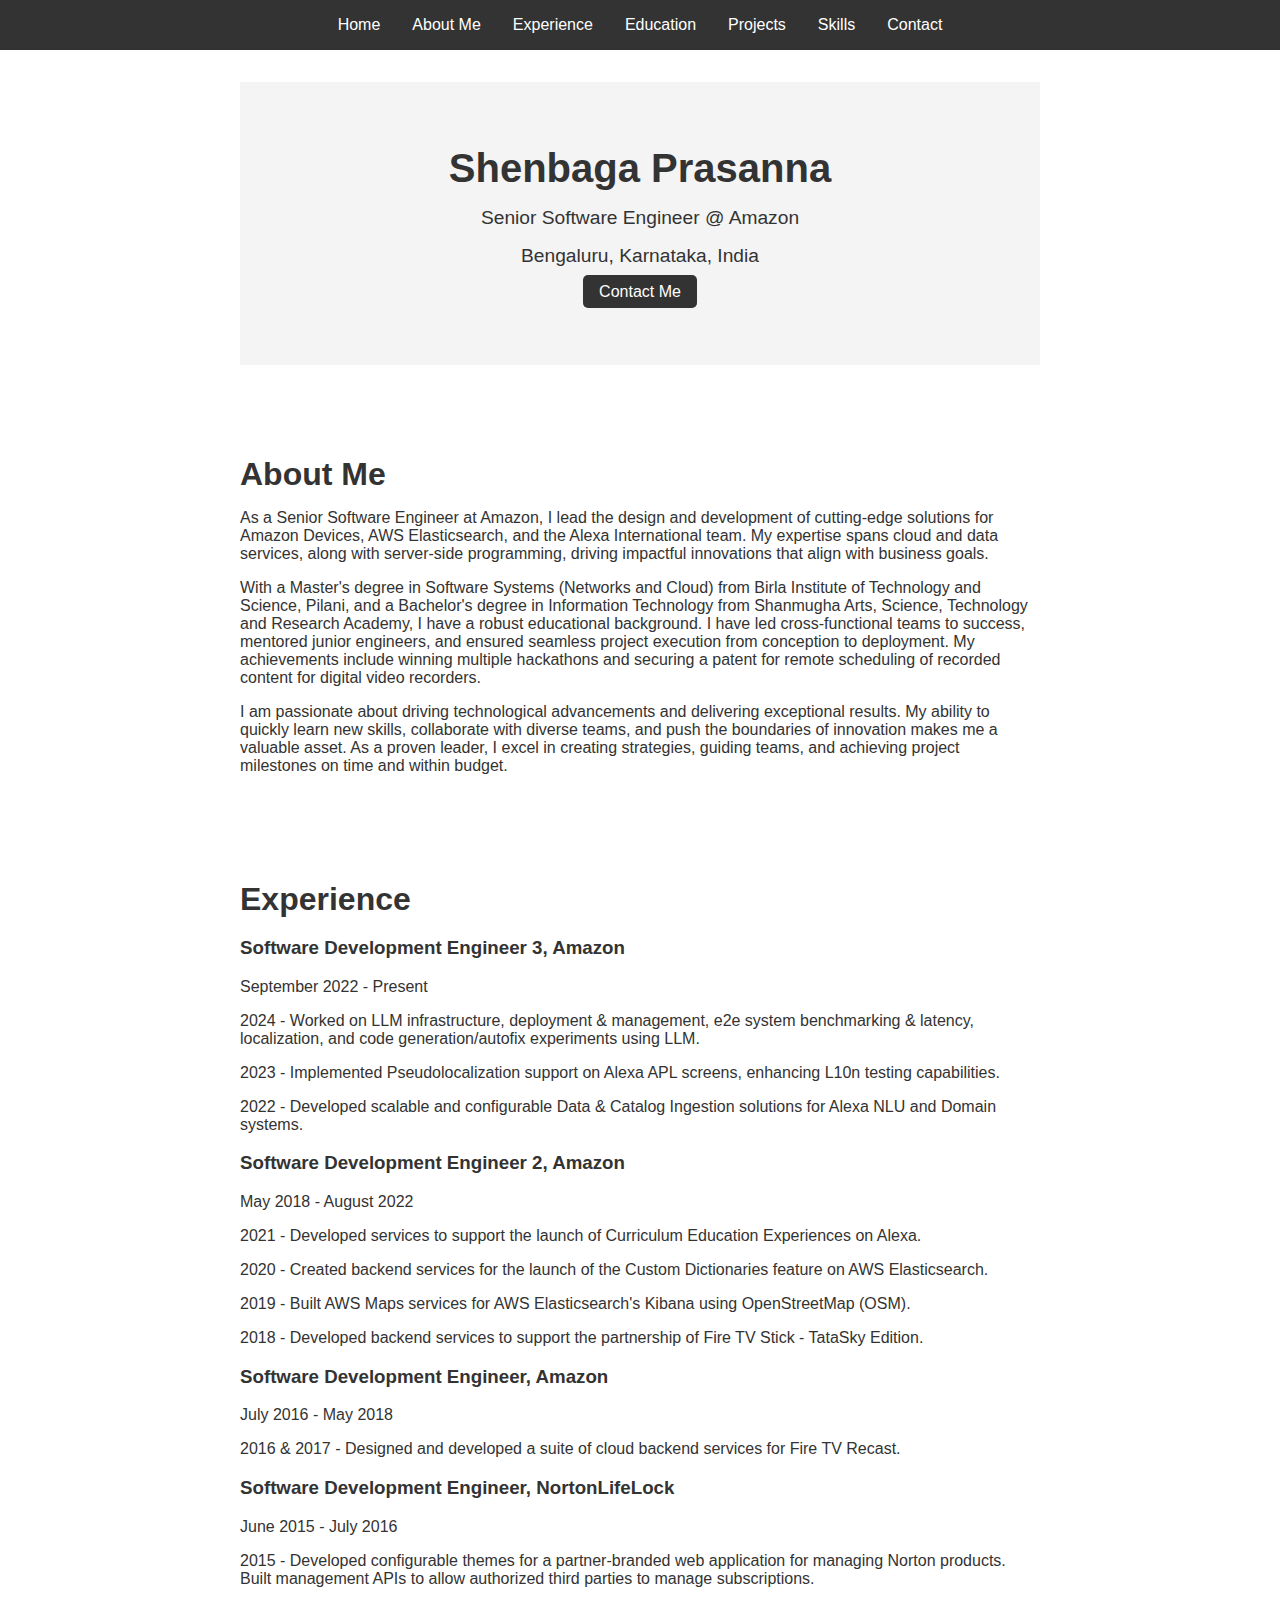
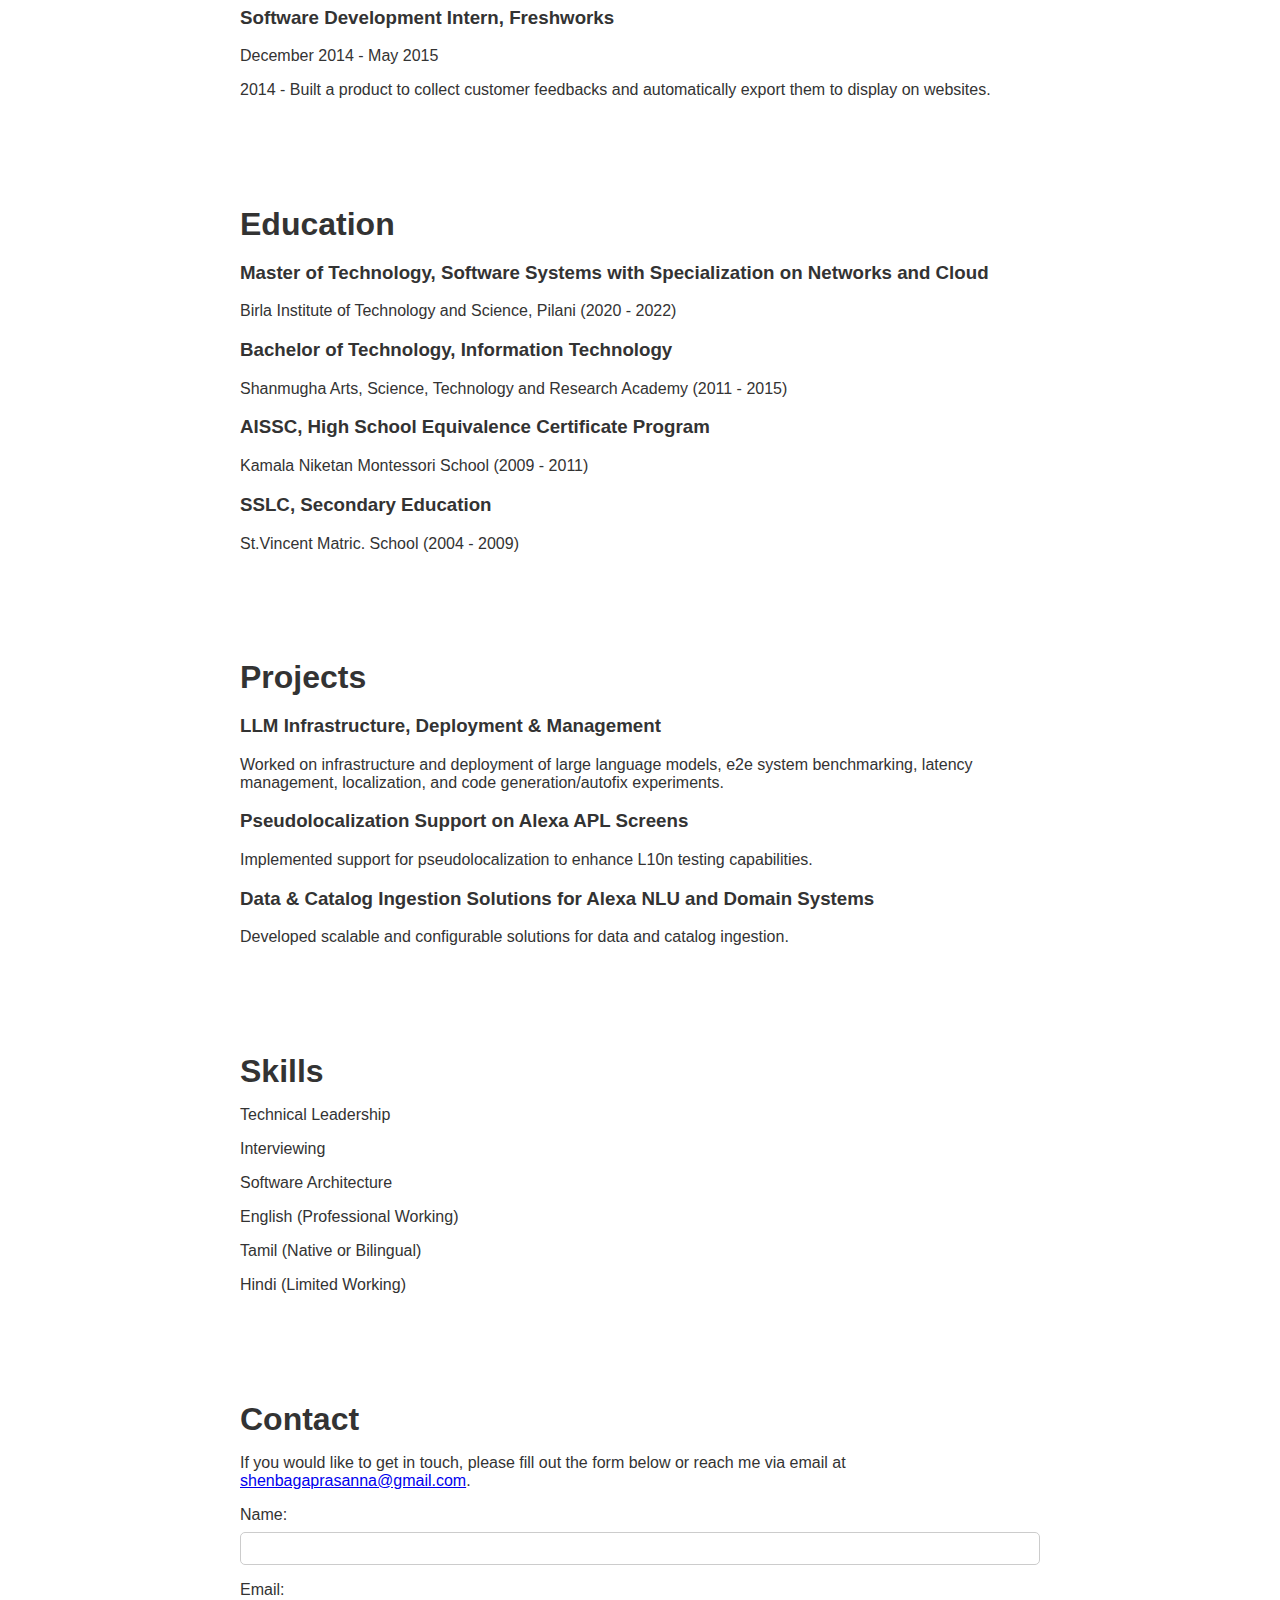
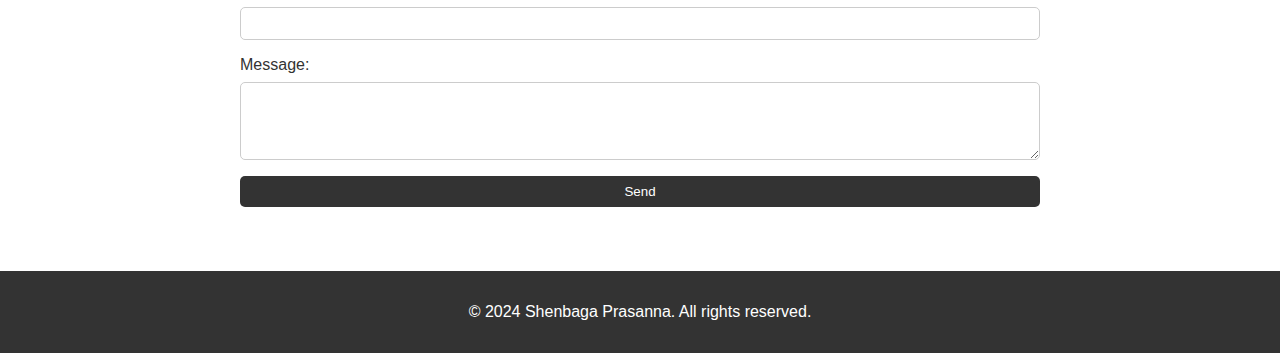
<file: index.html>
<!DOCTYPE html>
<html lang="en">
<head>
    <meta charset="UTF-8">
    <meta name="viewport" content="width=device-width, initial-scale=1.0">
    <title>Shenbaga Prasanna - Resume and Portfolio</title>
    <link rel="stylesheet" href="styles.css">
</head>
<body>
    <header>
        <nav>
            <ul>
                <li><a href="#home">Home</a></li>
                <li><a href="#about">About Me</a></li>
                <li><a href="#experience">Experience</a></li>
                <li><a href="#education">Education</a></li>
                <li><a href="#projects">Projects</a></li>
                <li><a href="#skills">Skills</a></li>
                <li><a href="#contact">Contact</a></li>
            </ul>
        </nav>
    </header>
    
    <section id="home">
        <div class="hero">
            <h1>Shenbaga Prasanna</h1>
            <p>Senior Software Engineer @ Amazon</p>
            <p>Bengaluru, Karnataka, India</p>
            <a href="#contact" class="cta">Contact Me</a>
        </div>
    </section>
    
    <section id="about">
        <h2>About Me</h2>
        <p>As a Senior Software Engineer at Amazon, I lead the design and development of cutting-edge solutions for Amazon Devices, AWS Elasticsearch, and the Alexa International team. My expertise spans cloud and data services, along with server-side programming, driving impactful innovations that align with business goals.</p>
        <p>With a Master's degree in Software Systems (Networks and Cloud) from Birla Institute of Technology and Science, Pilani, and a Bachelor's degree in Information Technology from Shanmugha Arts, Science, Technology and Research Academy, I have a robust educational background. I have led cross-functional teams to success, mentored junior engineers, and ensured seamless project execution from conception to deployment. My achievements include winning multiple hackathons and securing a patent for remote scheduling of recorded content for digital video recorders.</p>
        <p>I am passionate about driving technological advancements and delivering exceptional results. My ability to quickly learn new skills, collaborate with diverse teams, and push the boundaries of innovation makes me a valuable asset. As a proven leader, I excel in creating strategies, guiding teams, and achieving project milestones on time and within budget.</p>
    </section>
    
    <section id="experience">
        <h2>Experience</h2>
        <ul>
            <li>
                <h3>Software Development Engineer 3, Amazon</h3>
                <p>September 2022 - Present</p>
                <ul>
                    <li>2024 - Worked on LLM infrastructure, deployment & management, e2e system benchmarking & latency, localization, and code generation/autofix experiments using LLM.</li>
                    <li>2023 - Implemented Pseudolocalization support on Alexa APL screens, enhancing L10n testing capabilities.</li>
                    <li>2022 - Developed scalable and configurable Data & Catalog Ingestion solutions for Alexa NLU and Domain systems.</li>
                </ul>
            </li>
            <li>
                <h3>Software Development Engineer 2, Amazon</h3>
                <p>May 2018 - August 2022</p>
                <ul>
                    <li>2021 - Developed services to support the launch of Curriculum Education Experiences on Alexa.</li>
                    <li>2020 - Created backend services for the launch of the Custom Dictionaries feature on AWS Elasticsearch.</li>
                    <li>2019 - Built AWS Maps services for AWS Elasticsearch's Kibana using OpenStreetMap (OSM).</li>
                    <li>2018 - Developed backend services to support the partnership of Fire TV Stick - TataSky Edition.</li>
                </ul>
            </li>
            <li>
                <h3>Software Development Engineer, Amazon</h3>
                <p>July 2016 - May 2018</p>
                <ul>
                    <li>2016 & 2017 - Designed and developed a suite of cloud backend services for Fire TV Recast.</li>
                </ul>
            </li>
            <li>
                <h3>Software Development Engineer, NortonLifeLock</h3>
                <p>June 2015 - July 2016</p>
                <ul>
                    <li>2015 - Developed configurable themes for a partner-branded web application for managing Norton products. Built management APIs to allow authorized third parties to manage subscriptions.</li>
                </ul>
            </li>
            <li>
                <h3>Software Development Intern, Freshworks</h3>
                <p>December 2014 - May 2015</p>
                <ul>
                    <li>2014 - Built a product to collect customer feedbacks and automatically export them to display on websites.</li>
                </ul>
            </li>
        </ul>
    </section>
    
    <section id="education">
        <h2>Education</h2>
        <ul>
            <li>
                <h3>Master of Technology, Software Systems with Specialization on Networks and Cloud</h3>
                <p>Birla Institute of Technology and Science, Pilani (2020 - 2022)</p>
            </li>
            <li>
                <h3>Bachelor of Technology, Information Technology</h3>
                <p>Shanmugha Arts, Science, Technology and Research Academy (2011 - 2015)</p>
            </li>
            <li>
                <h3>AISSC, High School Equivalence Certificate Program</h3>
                <p>Kamala Niketan Montessori School (2009 - 2011)</p>
            </li>
            <li>
                <h3>SSLC, Secondary Education</h3>
                <p>St.Vincent Matric. School (2004 - 2009)</p>
            </li>
        </ul>
    </section>
    
    <section id="projects">
        <h2>Projects</h2>
        <ul>
            <li>
                <h3>LLM Infrastructure, Deployment & Management</h3>
                <p>Worked on infrastructure and deployment of large language models, e2e system benchmarking, latency management, localization, and code generation/autofix experiments.</p>
            </li>
            <li>
                <h3>Pseudolocalization Support on Alexa APL Screens</h3>
                <p>Implemented support for pseudolocalization to enhance L10n testing capabilities.</p>
            </li>
            <li>
                <h3>Data & Catalog Ingestion Solutions for Alexa NLU and Domain Systems</h3>
                <p>Developed scalable and configurable solutions for data and catalog ingestion.</p>
            </li>
        </ul>
    </section>
    
    <section id="skills">
        <h2>Skills</h2>
        <ul>
            <li>Technical Leadership</li>
            <li>Interviewing</li>
            <li>Software Architecture</li>
            <li>English (Professional Working)</li>
            <li>Tamil (Native or Bilingual)</li>
            <li>Hindi (Limited Working)</li>
        </ul>
    </section>
    
    <section id="contact">
        <h2>Contact</h2>
        <p>If you would like to get in touch, please fill out the form below or reach me via email at <a href="mailto:shenbagaprasanna@gmail.com">shenbagaprasanna@gmail.com</a>.</p>
        <form action="https://formspree.io/f/mlekgylb" method="POST">
            <label for="name">Name:</label>
            <input type="text" id="name" name="name" required>
            
            <label for="email">Email:</label>
            <input type="email" id="email" name="email" required>
            
            <label for="message">Message:</label>
            <textarea id="message" name="message" rows="4" required></textarea>
            
            <button type="submit">Send</button>
        </form>
    </section>
    
    <footer>
        <p>&copy; 2024 Shenbaga Prasanna. All rights reserved.</p>
    </footer>
    <script src="scripts.js"></script>
</body>
</html>
</file>
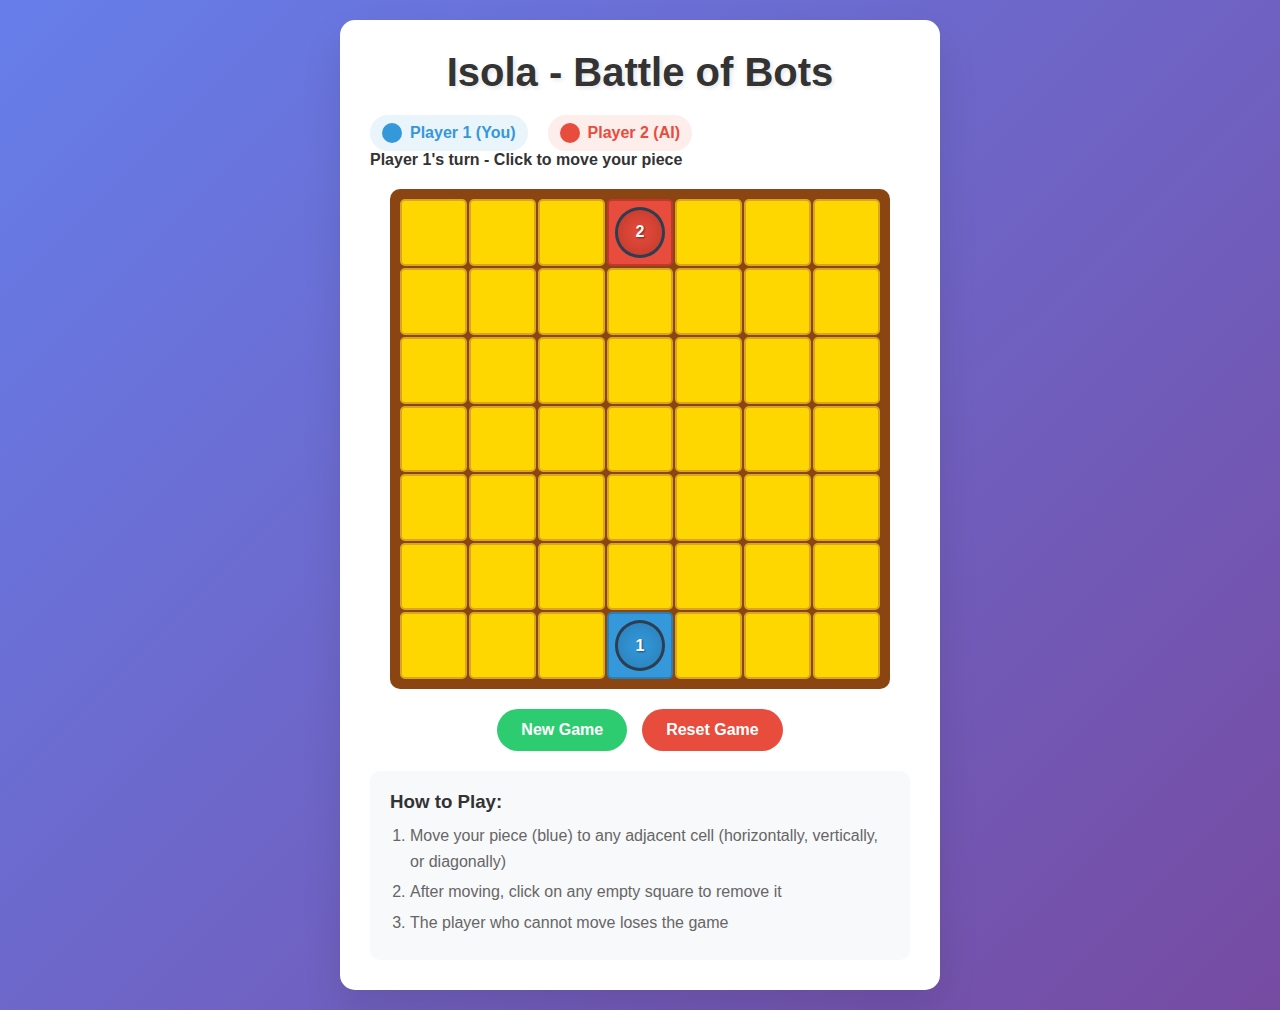
<file: isola/index.html>
<!DOCTYPE html>
<html lang="en">
<head>
    <meta charset="UTF-8">
    <meta name="viewport" content="width=device-width, initial-scale=1.0">
    <title>Isola - Battle of Bots</title>
    <link rel="stylesheet" href="styles.css">
</head>
<body>
    <div class="container">
        <h1>Isola - Battle of Bots</h1>
        <div class="game-info">
            <div class="player-info">
                <div class="player player1">
                    <span class="player-piece"></span>
                    <span>Player 1 (You)</span>
                </div>
                <div class="player player2">
                    <span class="player-piece"></span>
                    <span>Player 2 (AI)</span>
                </div>
            </div>
            <div class="game-status">
                <p id="status">Player 1's turn - Click to move your piece</p>
            </div>
        </div>
        
        <div class="game-board" id="gameBoard">
            <!-- 7x7 grid will be generated by JavaScript -->
        </div>
        
        <div class="game-controls">
            <button id="newGame">New Game</button>
            <button id="resetGame">Reset Game</button>
        </div>
        
        <div class="game-rules">
            <h3>How to Play:</h3>
            <ol>
                <li>Move your piece (blue) to any adjacent cell (horizontally, vertically, or diagonally)</li>
                <li>After moving, click on any empty square to remove it</li>
                <li>The player who cannot move loses the game</li>
            </ol>
        </div>
    </div>
    
    <script src="game.js"></script>
</body>
</html>
</file>
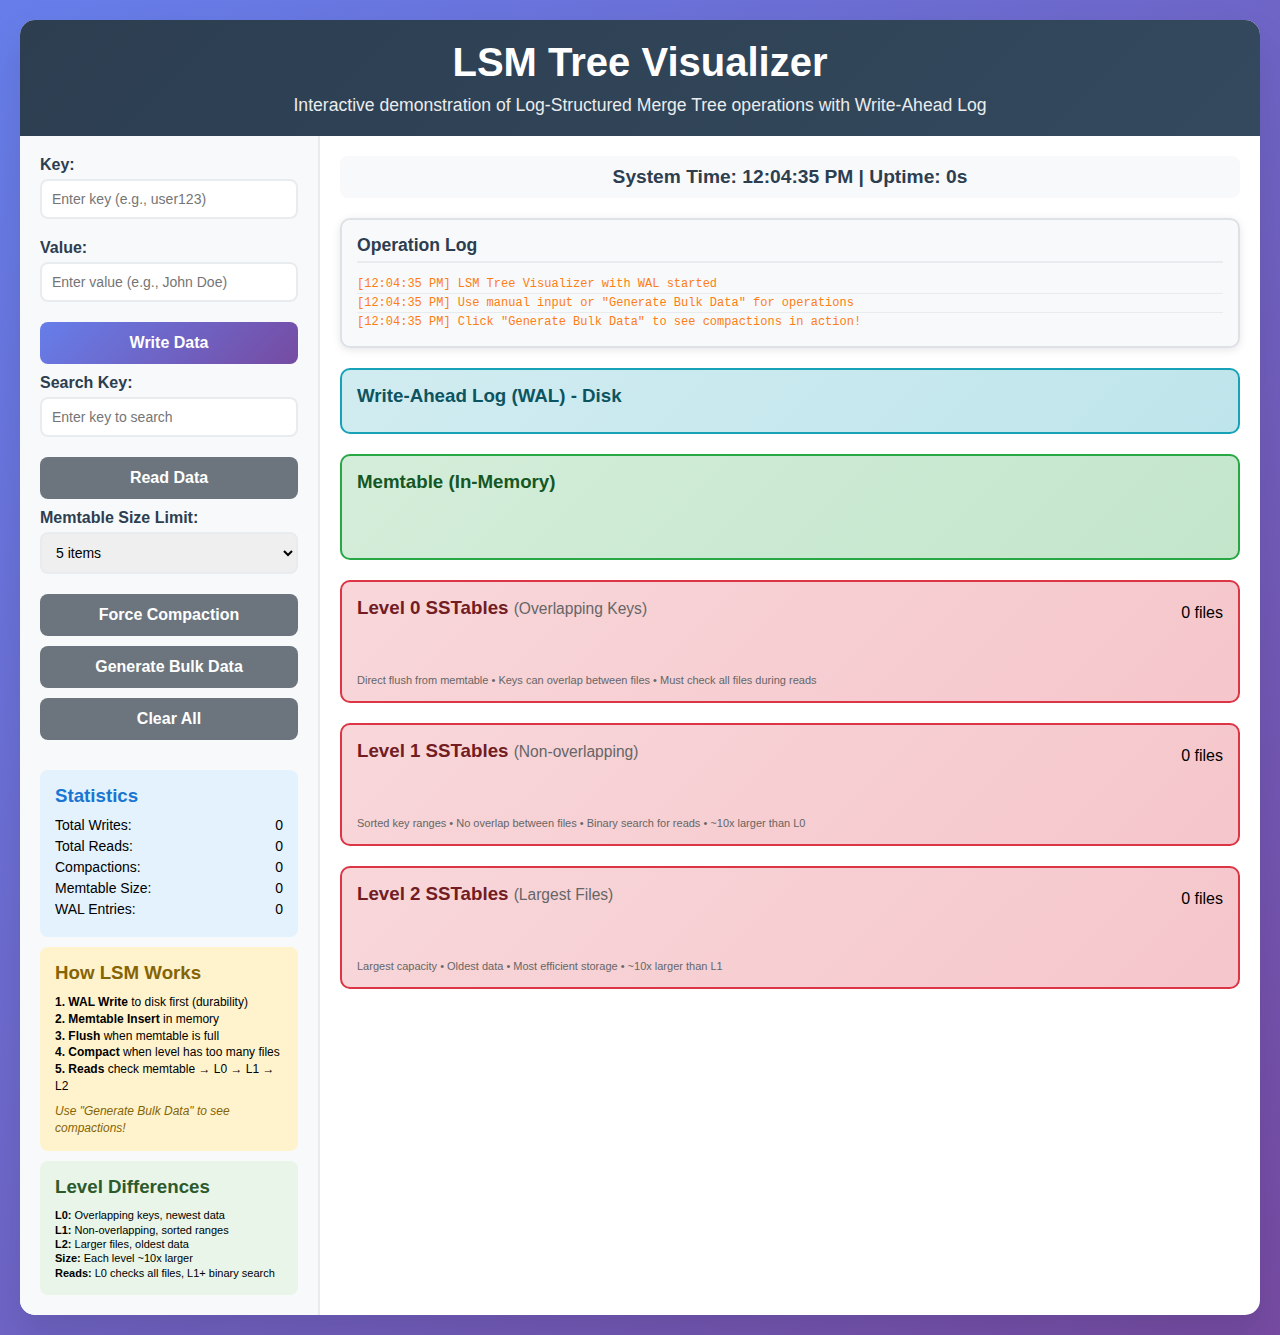
<file: lsm/index.html>
<!DOCTYPE html>
<html lang="en">
<head>
    <meta charset="UTF-8">
    <meta name="viewport" content="width=device-width, initial-scale=1.0">
    <title>LSM Tree Visualizer</title>
    <link rel="stylesheet" href="styles.css">
</head>
<body>
    <div class="container">
        <div class="header">
            <h1>LSM Tree Visualizer</h1>
            <p>Interactive demonstration of Log-Structured Merge Tree operations with Write-Ahead Log</p>
        </div>
        
        <div class="main-content">
            <div class="control-panel">
                <div class="form-group">
                    <label for="key">Key:</label>
                    <input type="text" id="key" placeholder="Enter key (e.g., user123)">
                </div>
                
                <div class="form-group">
                    <label for="value">Value:</label>
                    <input type="text" id="value" placeholder="Enter value (e.g., John Doe)">
                </div>
                
                <button class="btn btn-primary" onclick="writeData()">Write Data</button>
                
                <div class="form-group">
                    <label for="searchKey">Search Key:</label>
                    <input type="text" id="searchKey" placeholder="Enter key to search">
                </div>
                
                <button class="btn btn-secondary" onclick="readData()">Read Data</button>
                
                <div class="form-group">
                    <label for="memtableSize">Memtable Size Limit:</label>
                    <select id="memtableSize">
                        <option value="3">3 items (fast demo)</option>
                        <option value="5" selected>5 items</option>
                        <option value="8">8 items</option>
                        <option value="10">10 items</option>
                    </select>
                </div>
                
                <button class="btn btn-secondary" onclick="forceCompaction()">Force Compaction</button>
                <button class="btn btn-secondary" onclick="generateBulkData()">Generate Bulk Data</button>
                <button class="btn btn-secondary" onclick="clearAll()">Clear All</button>
                
                <div class="stats">
                    <h3>Statistics</h3>
                    <div class="stat-item">
                        <span>Total Writes:</span>
                        <span id="totalWrites">0</span>
                    </div>
                    <div class="stat-item">
                        <span>Total Reads:</span>
                        <span id="totalReads">0</span>
                    </div>
                    <div class="stat-item">
                        <span>Compactions:</span>
                        <span id="totalCompactions">0</span>
                    </div>
                    <div class="stat-item">
                        <span>Memtable Size:</span>
                        <span id="currentMemtableSize">0</span>
                    </div>
                    <div class="stat-item">
                        <span>WAL Entries:</span>
                        <span id="walEntries">0</span>
                    </div>
                </div>

                <div class="stats" style="background: #fff3cd; margin-top: 10px;">
                    <h3 style="color: #856404;">How LSM Works</h3>
                    <div style="font-size: 12px; line-height: 1.4;">
                        <p><strong>1. WAL Write</strong> to disk first (durability)</p>
                        <p><strong>2. Memtable Insert</strong> in memory</p>
                        <p><strong>3. Flush</strong> when memtable is full</p>
                        <p><strong>4. Compact</strong> when level has too many files</p>
                        <p><strong>5. Reads</strong> check memtable → L0 → L1 → L2</p>
                        <p style="margin-top: 8px; color: #856404;"><em>Use "Generate Bulk Data" to see compactions!</em></p>
                    </div>
                </div>

                <div class="stats" style="background: #e8f5e8; margin-top: 10px;">
                    <h3 style="color: #2d5a2d;">Level Differences</h3>
                    <div style="font-size: 11px; line-height: 1.3;">
                        <p><strong>L0:</strong> Overlapping keys, newest data</p>
                        <p><strong>L1:</strong> Non-overlapping, sorted ranges</p>
                        <p><strong>L2:</strong> Larger files, oldest data</p>
                        <p><strong>Size:</strong> Each level ~10x larger</p>
                        <p><strong>Reads:</strong> L0 checks all files, L1+ binary search</p>
                    </div>
                </div>
            </div>
            
            <div class="visualization">
                <div class="clock" id="clock"></div>
                
                <div class="operation-log">
                    <h3>Operation Log</h3>
                    <div id="logEntries"></div>
                </div>
                
                <div class="lsm-structure">
                    <div class="wal memtable">
                        <h3>Write-Ahead Log (WAL) - Disk</h3>
                        <div id="walEntries" style="max-height: 100px; overflow-y: auto;"></div>
                    </div>

                    <div id="writeProcess" class="write-process" style="display: none;">
                        <div class="write-step" id="step1">1. WAL Write</div>
                        <div class="arrow">→</div>
                        <div class="write-step" id="step2">2. Memtable Insert</div>
                        <div class="arrow">→</div>
                        <div class="write-step" id="step3">3. Acknowledge</div>
                    </div>

                    <div class="memtable">
                        <h3>Memtable (In-Memory)</h3>
                        <div class="data-items" id="memtable"></div>
                    </div>
                    
                    <div class="sstable-level">
                        <div class="level-info">
                            <h3>Level 0 SSTables <small style="font-weight: normal; color: #666;">(Overlapping Keys)</small></h3>
                            <span id="level0Count">0 files</span>
                        </div>
                        <div class="data-items" id="level0"></div>
                        <div style="font-size: 11px; color: #666; margin-top: 5px;">
                            Direct flush from memtable • Keys can overlap between files • Must check all files during reads
                        </div>
                    </div>
                    
                    <div class="sstable-level">
                        <div class="level-info">
                            <h3>Level 1 SSTables <small style="font-weight: normal; color: #666;">(Non-overlapping)</small></h3>
                            <span id="level1Count">0 files</span>
                        </div>
                        <div class="data-items" id="level1"></div>
                        <div style="font-size: 11px; color: #666; margin-top: 5px;">
                            Sorted key ranges • No overlap between files • Binary search for reads • ~10x larger than L0
                        </div>
                    </div>
                    
                    <div class="sstable-level">
                        <div class="level-info">
                            <h3>Level 2 SSTables <small style="font-weight: normal; color: #666;">(Largest Files)</small></h3>
                            <span id="level2Count">0 files</span>
                        </div>
                        <div class="data-items" id="level2"></div>
                        <div style="font-size: 11px; color: #666; margin-top: 5px;">
                            Largest capacity • Oldest data • Most efficient storage • ~10x larger than L1
                        </div>
                    </div>
                </div>
                
                <div id="searchResult"></div>
            </div>
        </div>
    </div>

    <script src="lsm-tree.js"></script>
</body>
</html>
</file>
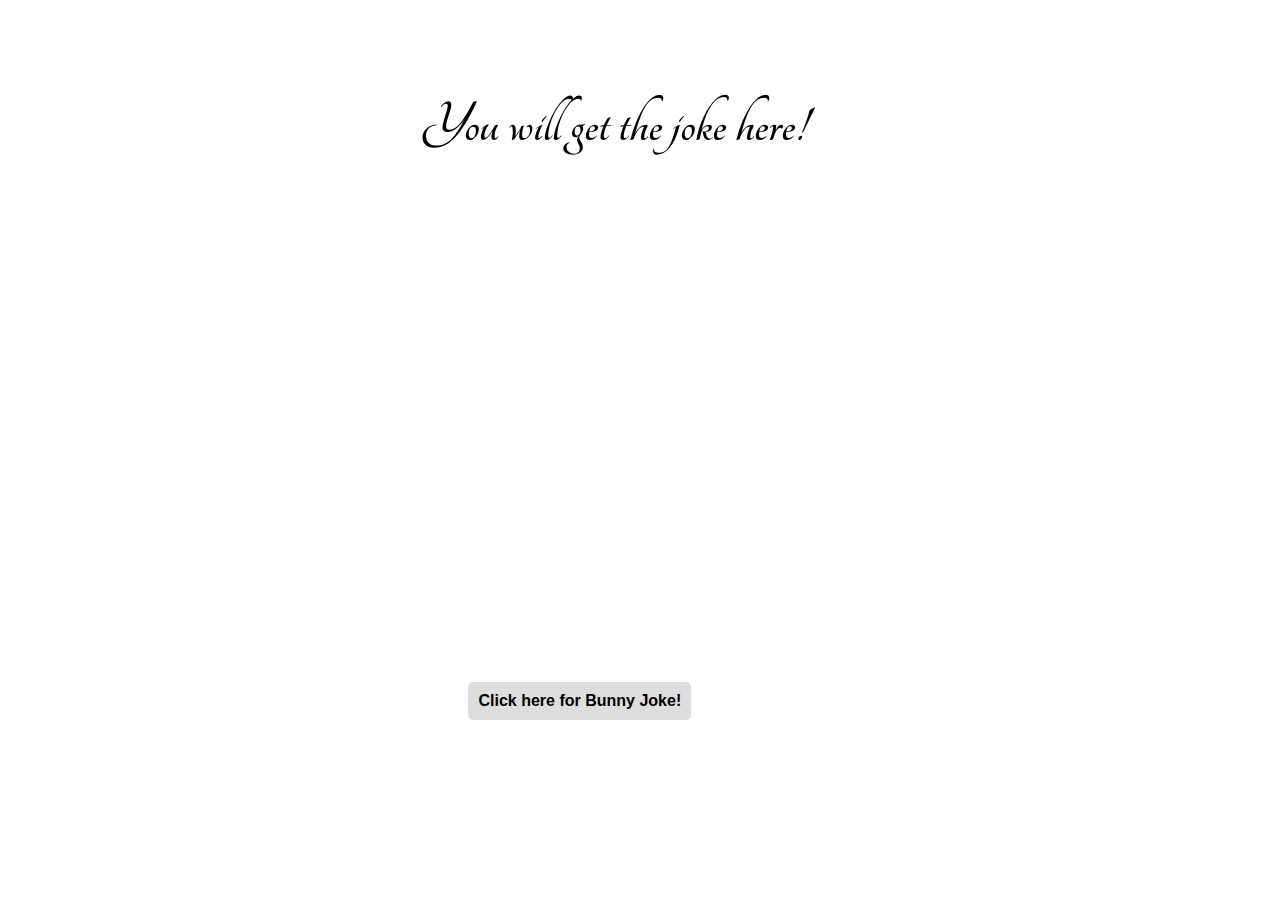
<file: bunnyjokes.html>
<html>
<head>
<title>Bunny Jokes</title>
<link href="https://fonts.googleapis.com/css?family=Cardo:400,400italic|Radley|Tangerine" rel="stylesheet">
<style>
  button{
    position:absolute;
    text-shadow:none !important;
    border:none !important;
    box-shadow:none !important;
    right:46%;
    bottom:20%;
    padding:10px;
    font-size:16px;
    border-radius:5px;
    background-color: #dddddd;
    font-weight:bold;
  }
  button:hover{
    background-color:#aaaaaa;
    cursor:pointer;
  }
  button:active{
    transform: translate(0px,5px);
    -webkit-transform: translate(0px,5px);
	   border-bottom: 1px solid;
     border:none !important;
  }
  div{
    font-family: 'Tangerine', serif;
    position: absolute;
    width: 70%;
    height: 60%;
    right: 15%;
    margin:2%;
    font-size:60px;
    text-align:center;
    font-weight:bold;
  }
  .fadeinspan{
    animation: fadein 0.3s;
    -moz-animation: fadein 0.3s;
    -o-animation: fadein 0.3s;
    -webkit-animation: fadein 0.3s;
    -ms-animation: fadein 0.3s;
  }

  @keyframes fadein {
      from { opacity: 0; }
      to   { opacity: 1; }
  }

  @-moz-keyframes fadein {
      from { opacity: 0; }
      to   { opacity: 1; }
  }

  @-webkit-keyframes fadein {
      from { opacity: 0; }
      to   { opacity: 1; }
  }

  @-ms-keyframes fadein {
      from { opacity: 0; }
      to   { opacity: 1; }
  }

  @-o-keyframes fadein {
      from { opacity: 0; }
      to   { opacity: 1; }
  }
</style>
<script src="https://code.jquery.com/jquery-1.12.4.min.js" integrity="sha256-ZosEbRLbNQzLpnKIkEdrPv7lOy9C27hHQ+Xp8a4MxAQ=" crossorigin="anonymous"></script>
</head>
<body>
  <div>
    <p id="joke">You will get the joke here!</p>
  </div>
  <button id="joke_btn">Click here for Bunny Joke!</button>
  <script>
  (function(){
    $("#joke_btn").click(function(){
      $.ajax({url:'https://api.icndb.com/jokes/random?firstName=Haritha&lastName='})
        .success(function(data){
          var joke_data = data.value.joke.split(" ");
          var i = 0;
          var joke_dom = $("#joke");
          joke_dom.html("");
          var looper = setInterval(function(){
            joke_dom.append(" <span class='fadeinspan'>" + joke_data[i++] + "</span>");
            if(joke_data[i] == undefined)
              clearInterval(looper);
          },300);
        });
    });
  })();
  </script>
</body>
</html>
</file>
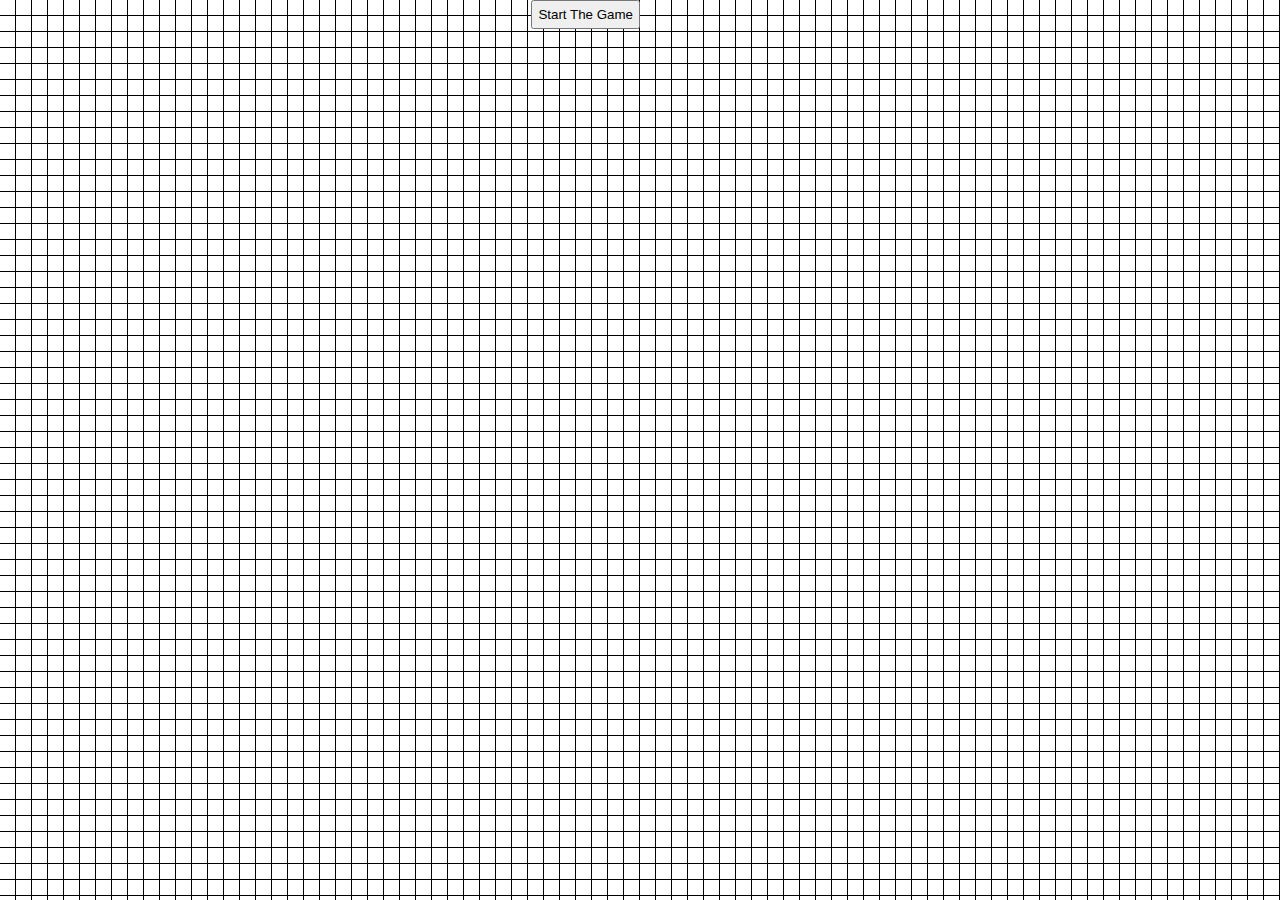
<file: gameoflife.html>
<html>
<head>
	<title>
		Conway's Game Of Life
	</title>
	<style type="text/css">
	*{margin:0;padding:0;}
	html,body{
		height:100%;
	}
	#page{
		cursor: crosshair;
		position: fixed;
	}
	#game{
		position: fixed;
		right: 50%;
		z-index:1000;
		padding: 5px;
	}
	</style>
</head>
<body>
	<button id="game">Start The Game</button>
	<canvas id="page">
		
	</canvas>
	<script type="text/javascript">
	(function(){
		var canvas = document.getElementById("page");
		canvas.width = window.innerWidth;
		canvas.height = window.innerHeight;
		var ctx = canvas.getContext("2d");
		
		var x = 0, y = 0;
		var base_array, temp_array;
		var interval_looper;

		var start_the_game = function(){
			interval_looper = setInterval(repaint_canvas_with_conway_rules, 1000);
		};
		
		var draw_boxes = function(){
			ctx.fillStyle = "#000";
			ctx.fillRect(0,0,window.innerWidth,window.innerHeight);
			ctx.fillStyle = "#fff";
			for(var i = 0; i < window.innerWidth; i+=15){
				for(var j = 0; j < window.innerHeight; j+=15){
					ctx.fillRect(i,j,15,15);
					j++;y++;
				}
				i++;x++;
			}
		};

		var initialize_array = function(x,y){
			base_array = new Array(x);
			temp_array = new Array(x);
			for(var i = 0; i < x; i++){
				base_array[i] = new Array(y);
				base_array[i].fill(0);
				temp_array[i] = new Array(y);
				temp_array[i].fill(0);
			}
		}
		
		var get_mapped_coordinate = function(i,j){
			return [i*16, j*16];
		};

		var paint_cell = function(i,j,color){
			var actual_coords = get_mapped_coordinate(i,j);
			ctx.fillStyle = color == 0 ? "#fff" : "#000";
			ctx.fillRect(actual_coords[0],actual_coords[1],15,15);
		};

		var click_handler = function(event){
			var to_be_colored = [event.pageX - event.pageX%16, event.pageY - event.pageY%16];
			var ctx = canvas.getContext("2d");
			var array_coords = [to_be_colored[0]/16, to_be_colored[1]/16];
			base_array[array_coords[0]][array_coords[1]] = 1;
			paint_cell(array_coords[0], array_coords[1], base_array[array_coords[0]][array_coords[1]]);
		}

		var is_alive = function(i,j){
			if(i < 0 || i >= x)
				return false;
			else if(j < 0 || j >= y)
				return false;
			else
				return base_array[i][j] == 1 ? true : false;
		};

		var determine_state = function(i,j){
			var alive_neighbours = [
				is_alive(i-1,j-1),
				is_alive(i-1,j),
				is_alive(i,j-1),
				is_alive(i+1,j+1),
				is_alive(i,j+1),
				is_alive(i+1,j),
				is_alive(i-1,j+1),
				is_alive(i+1,j-1)
			].filter(function(x){return x}).length;
			if(alive_neighbours < 2 || alive_neighbours > 3)
				temp_array[i][j] = 0;
			else if(alive_neighbours == 3)
				temp_array[i][j] = 1;
			else
				temp_array[i][j] = base_array[i][j];
			paint_cell(i,j,temp_array[i][j]);
		};

		var copy_temp_to_base = function(){
			for(var i = 0; i < base_array.length; i++){
				for(var j = 0; j < base_array[i].length; j++){
					base_array[i][j] = temp_array[i][j];
				}
			}
		};

		var repaint_canvas_with_conway_rules = function(){
			for(var i = 0; i < base_array.length; i++){
				for(var j = 0; j < base_array[i].length; j++){
					determine_state(i,j);
				}
			}
			copy_temp_to_base();
		};

		if(canvas.getContext){
			draw_boxes();
			initialize_array(x,y/x);
			y /= x;
			canvas.addEventListener('click',click_handler,false);
			document.getElementById("game").addEventListener('click',start_the_game,false);
		}
		else{
			alert("canvas not supported! which world are you in?");
		}
	})();
	</script>
</body>
</html>
</file>
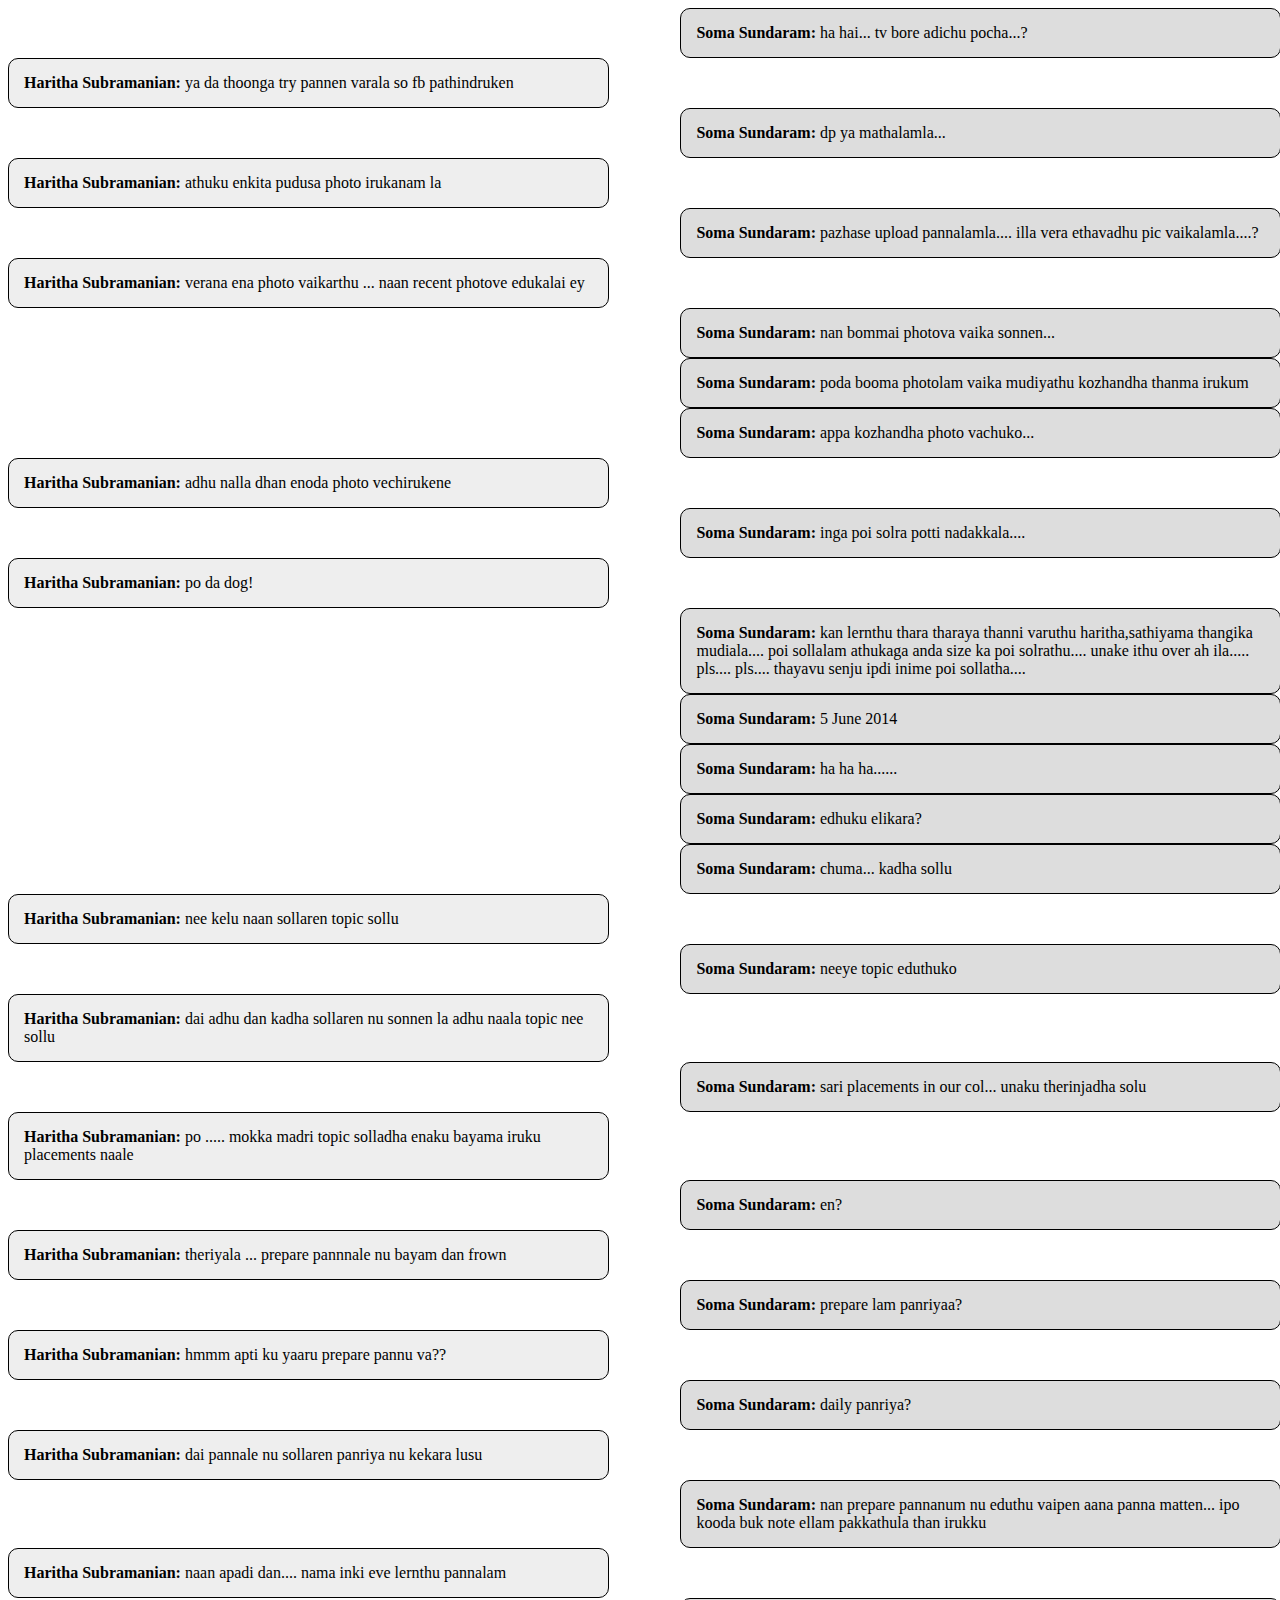
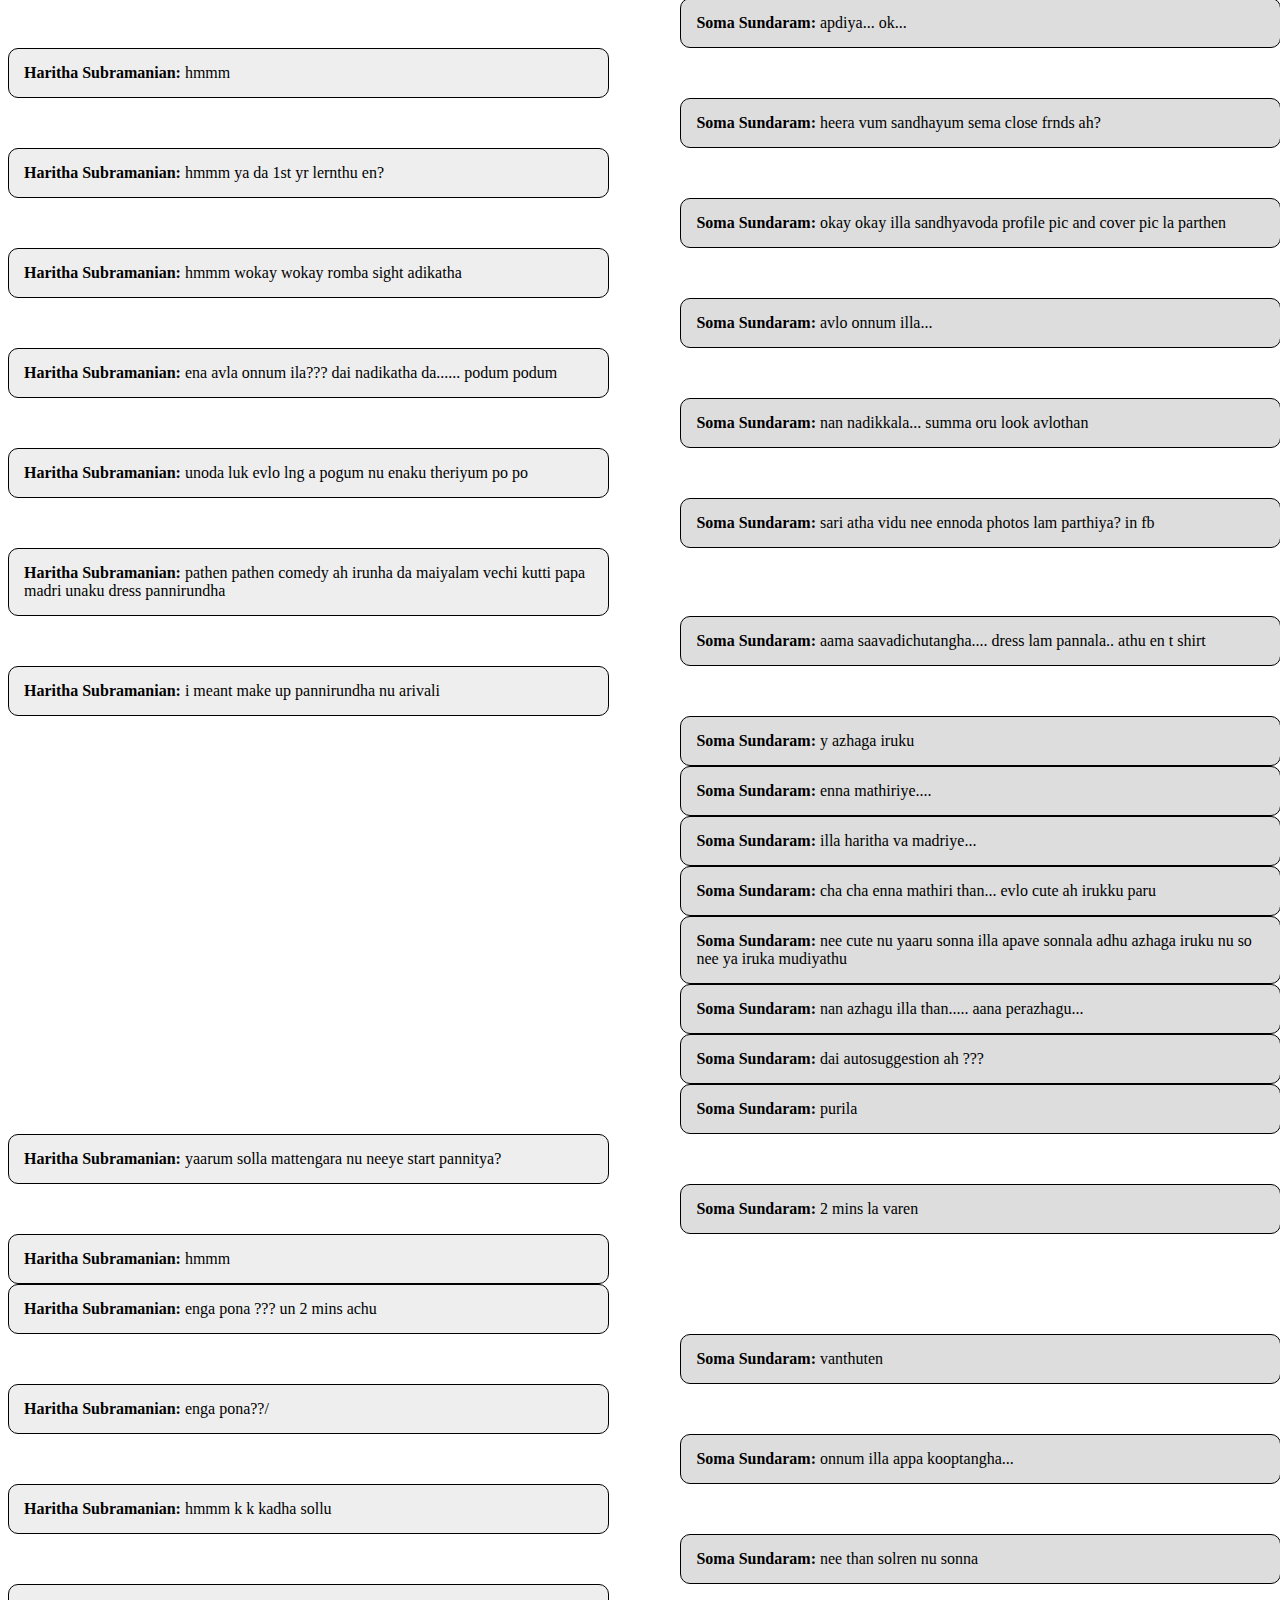
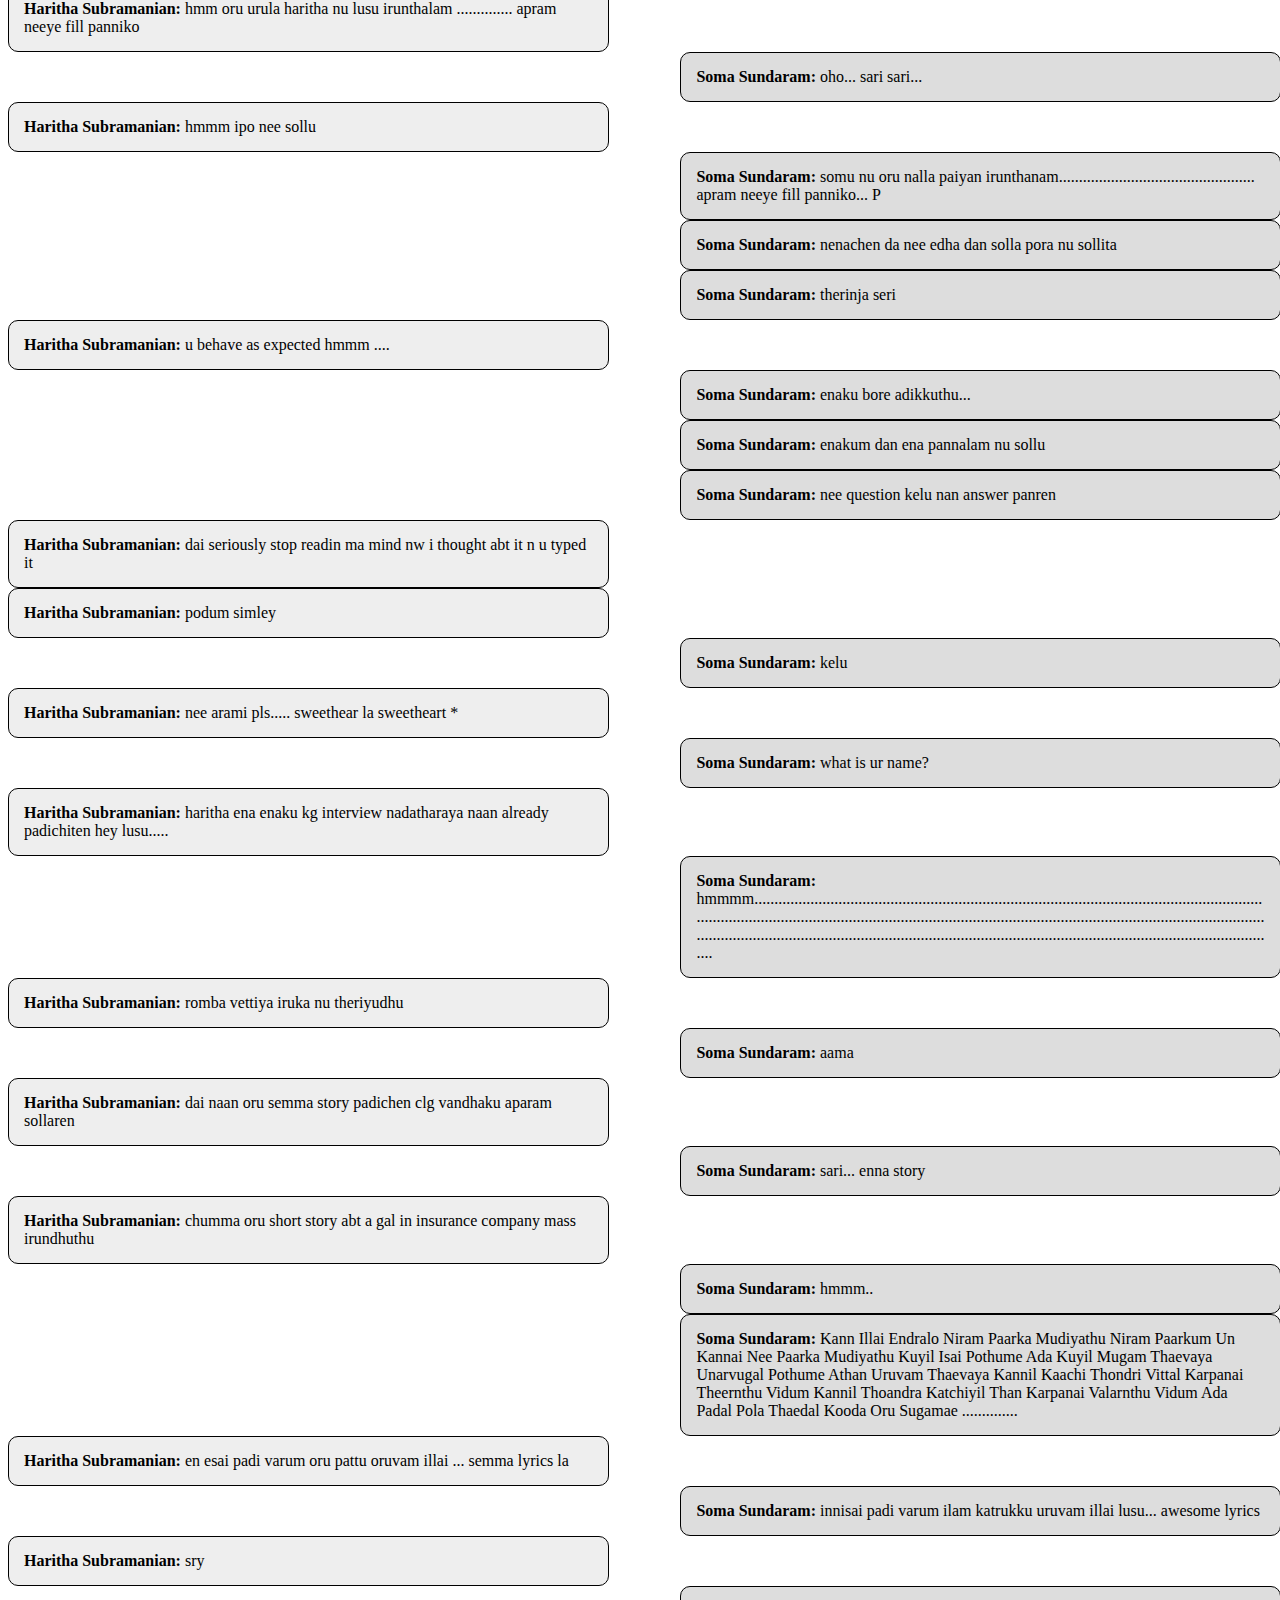
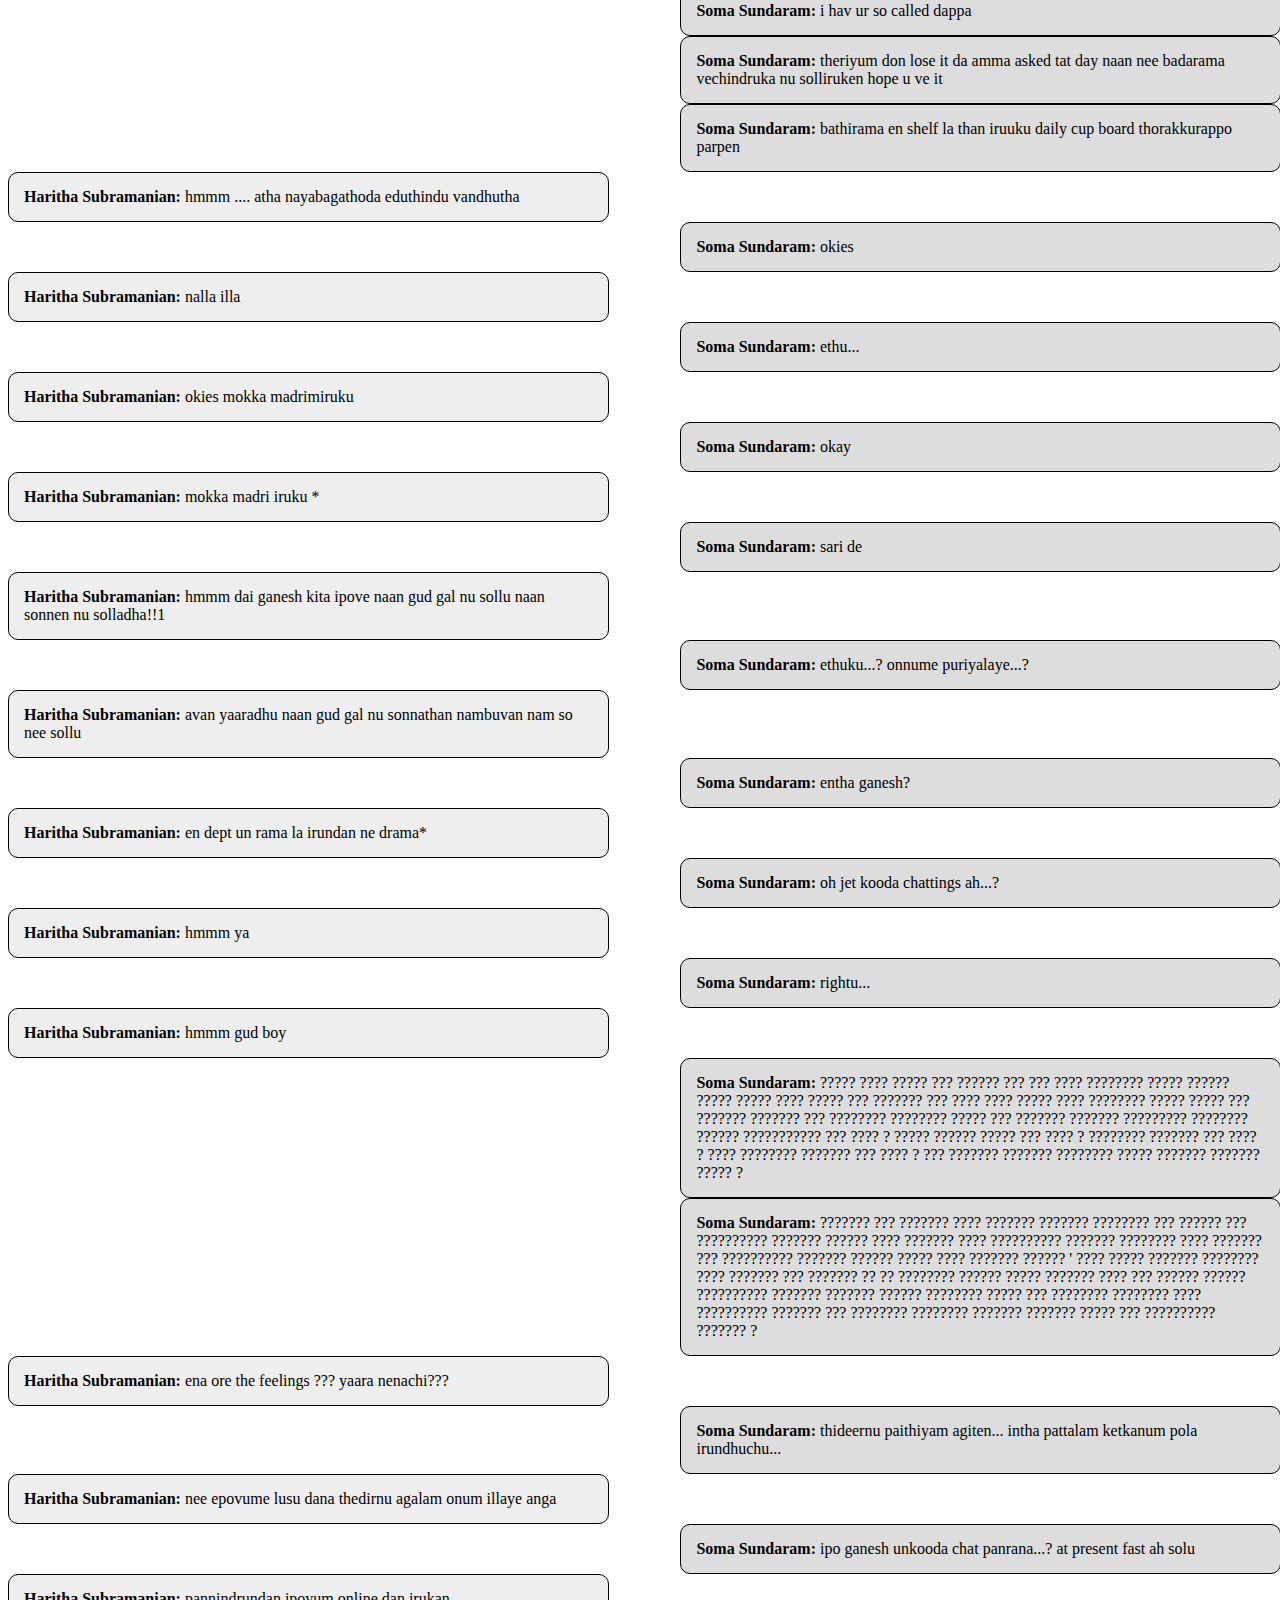
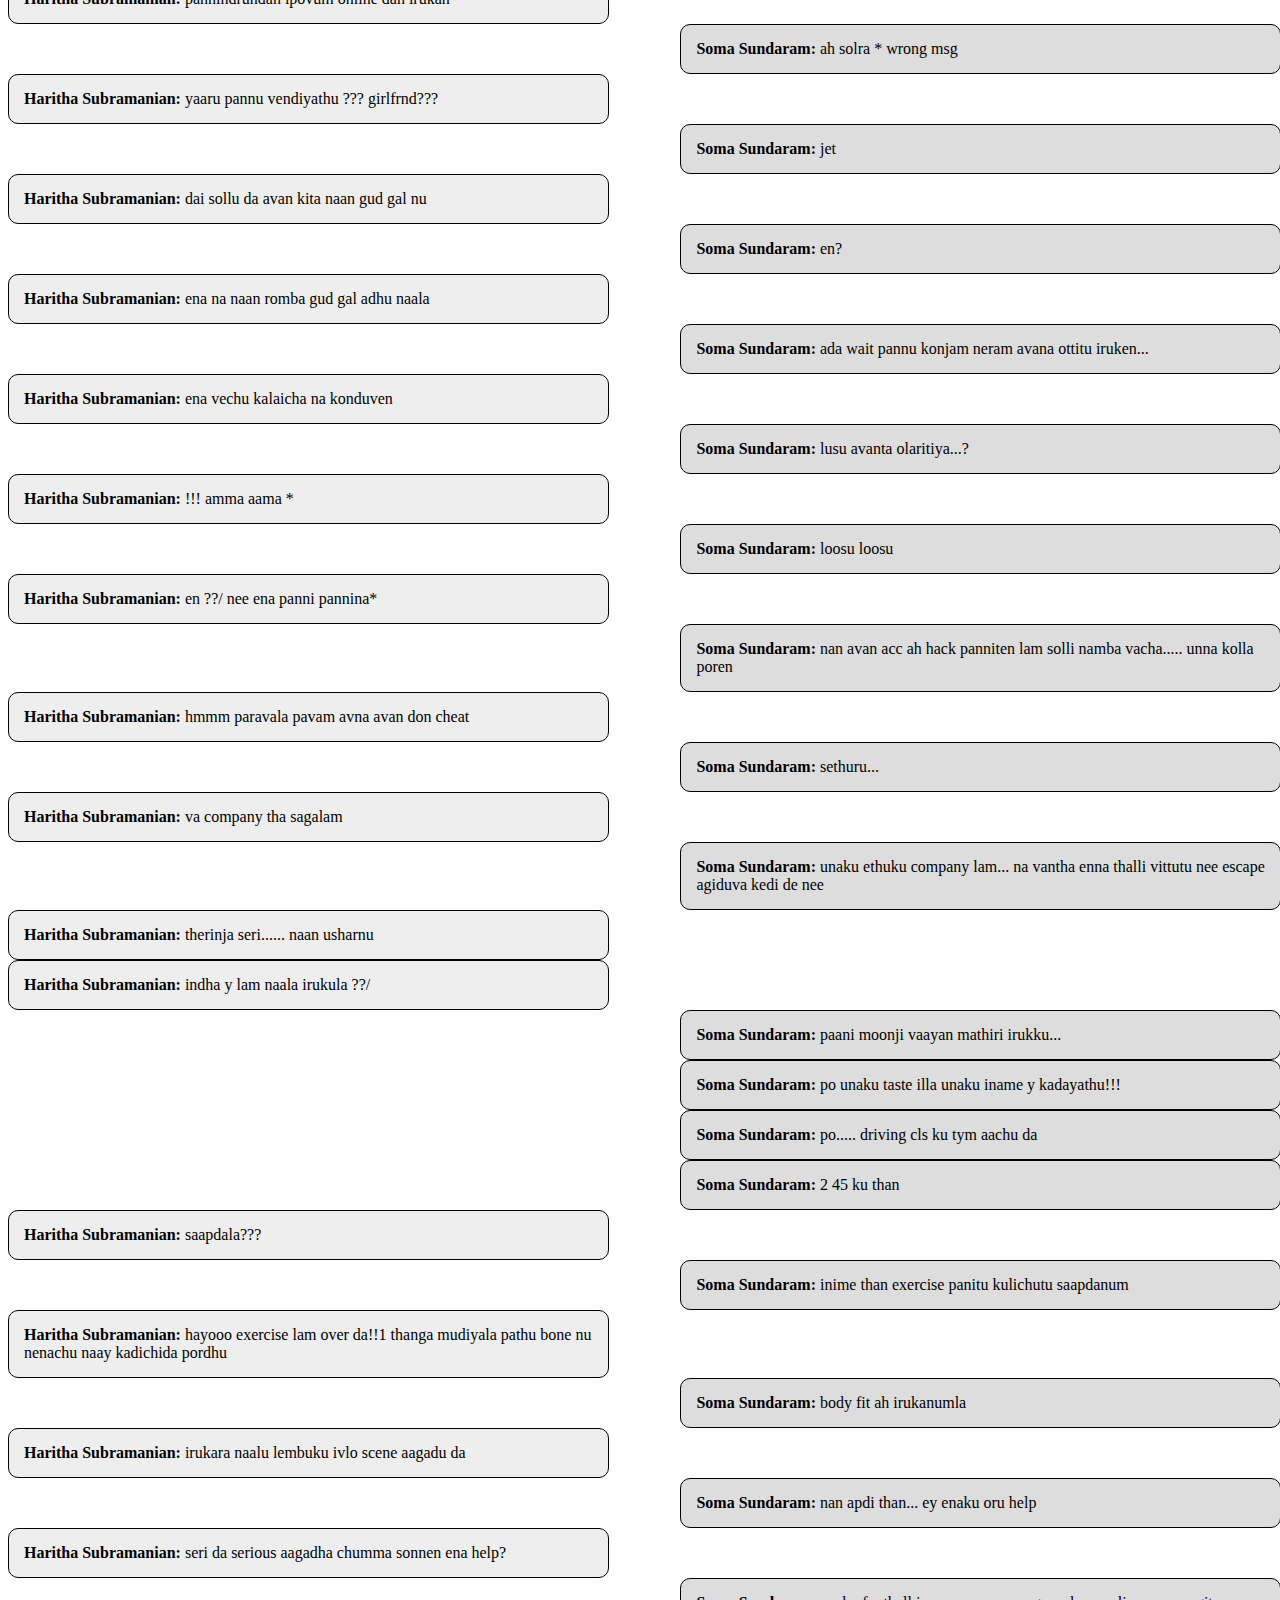
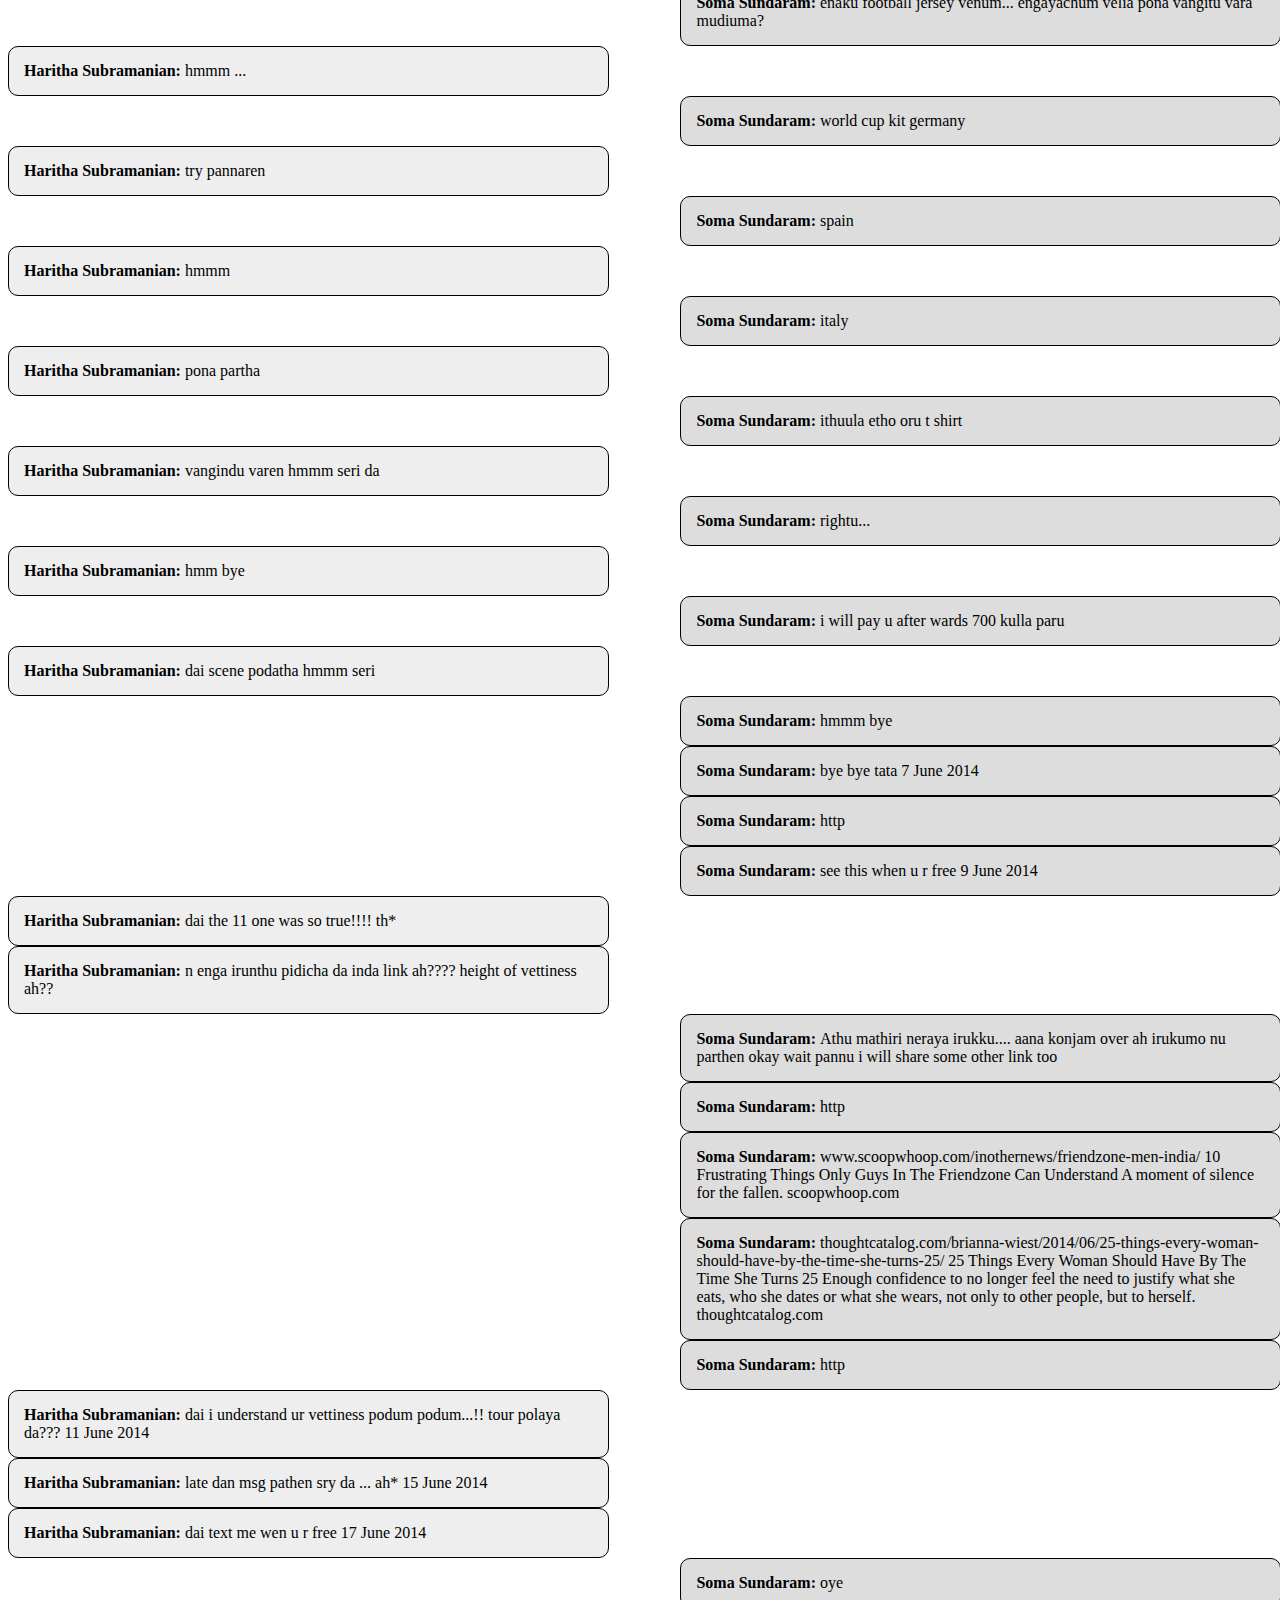
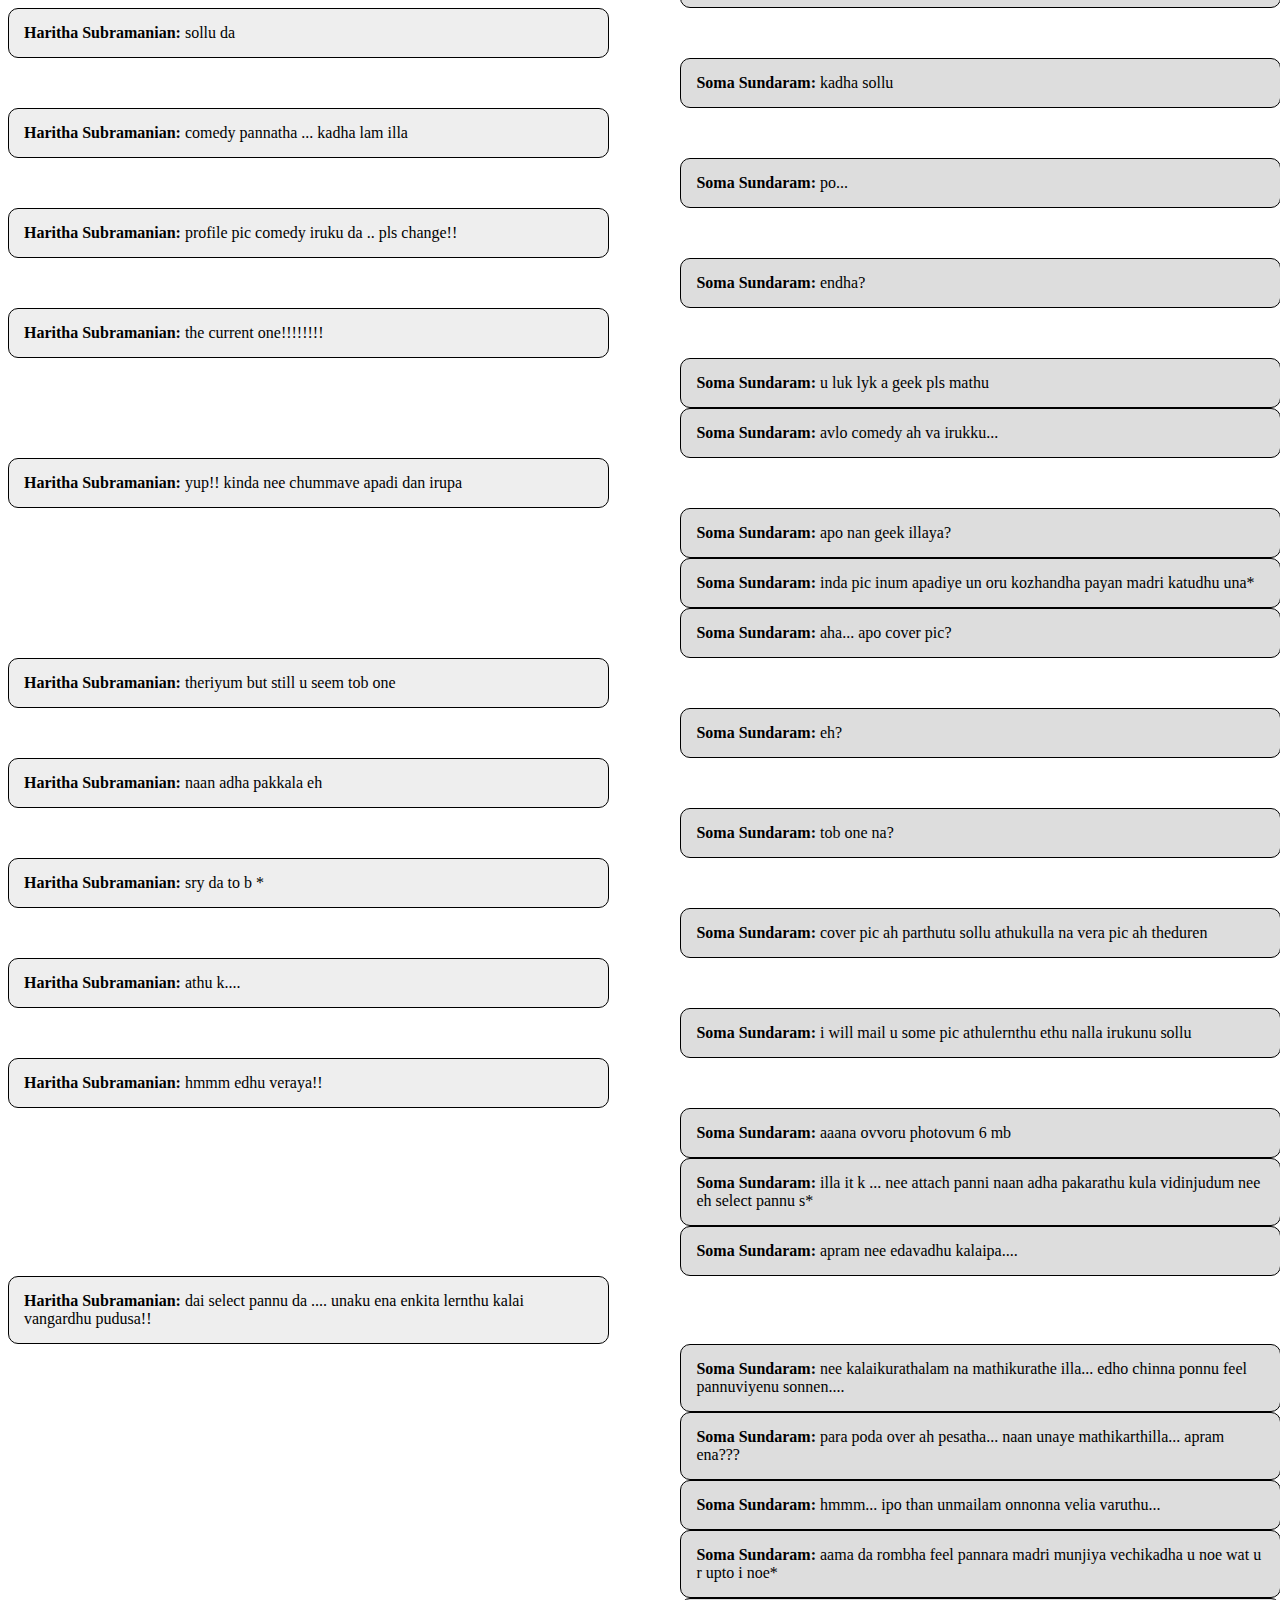
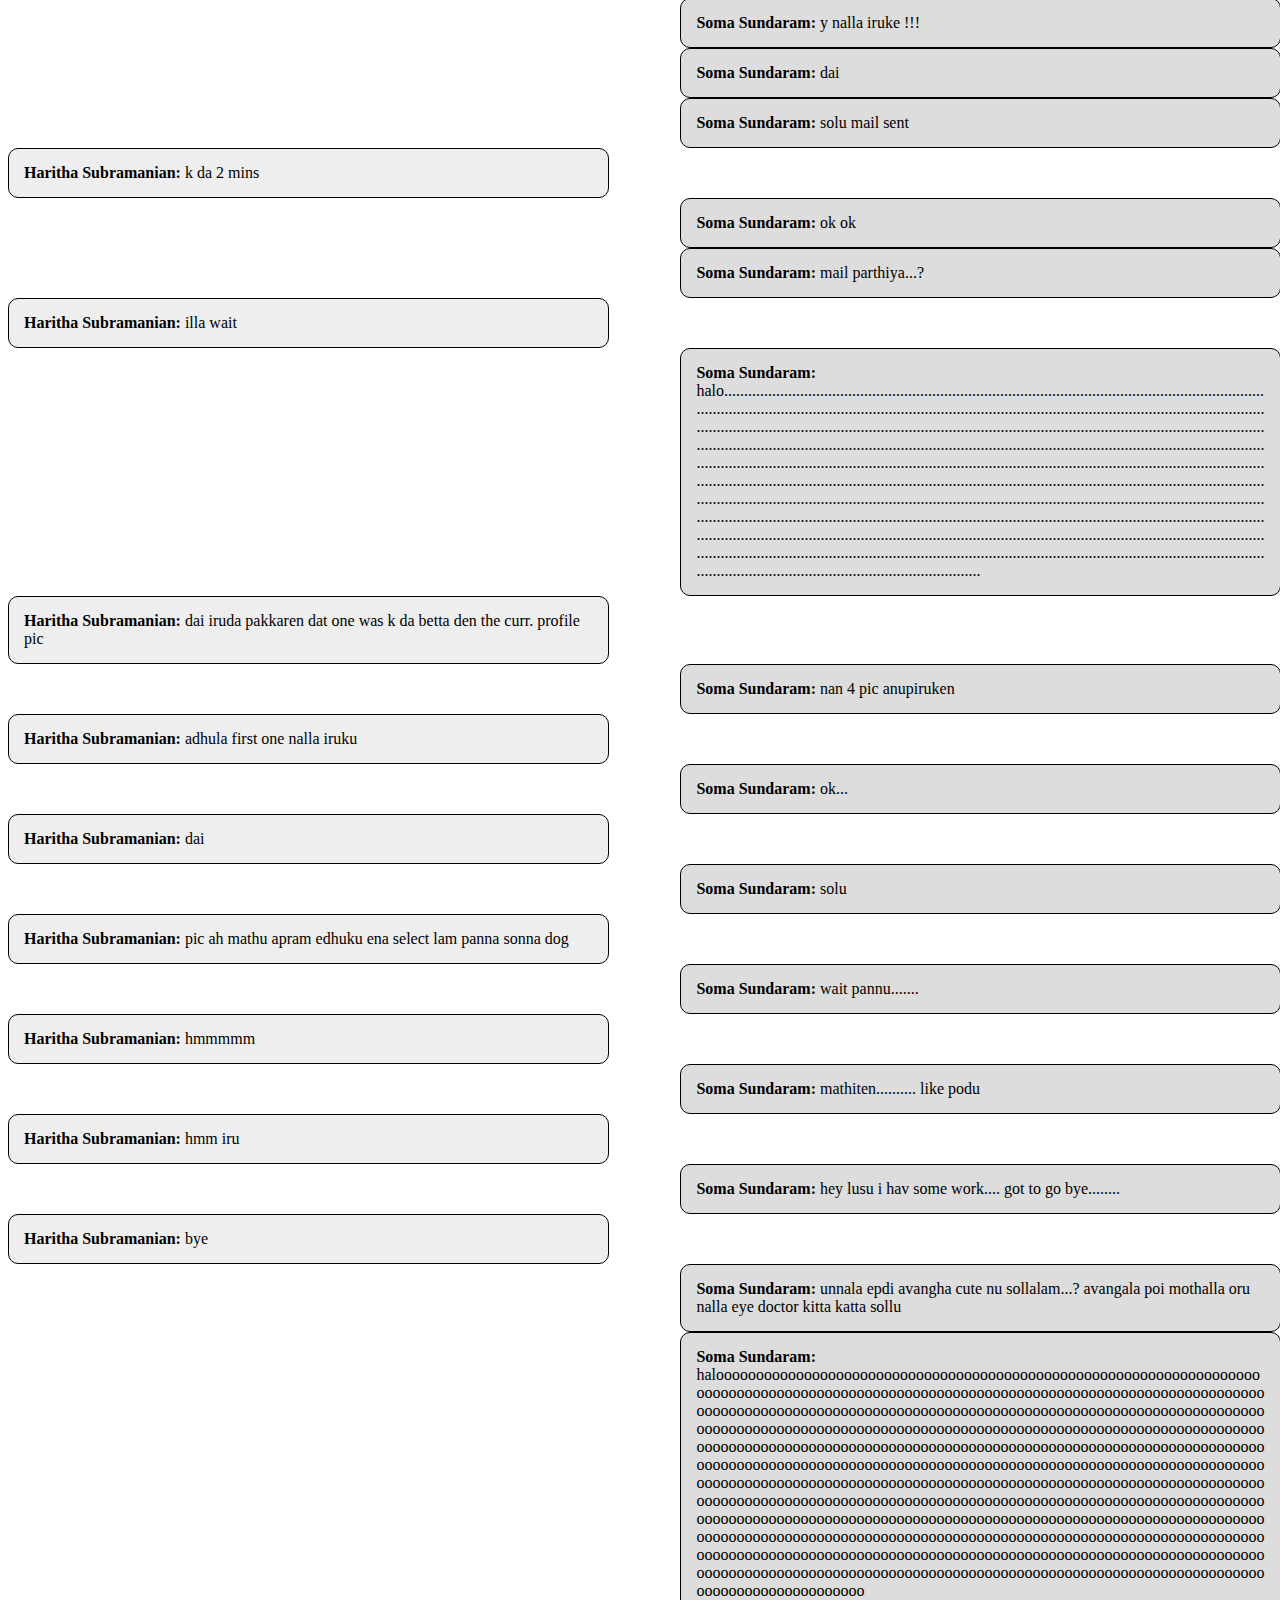
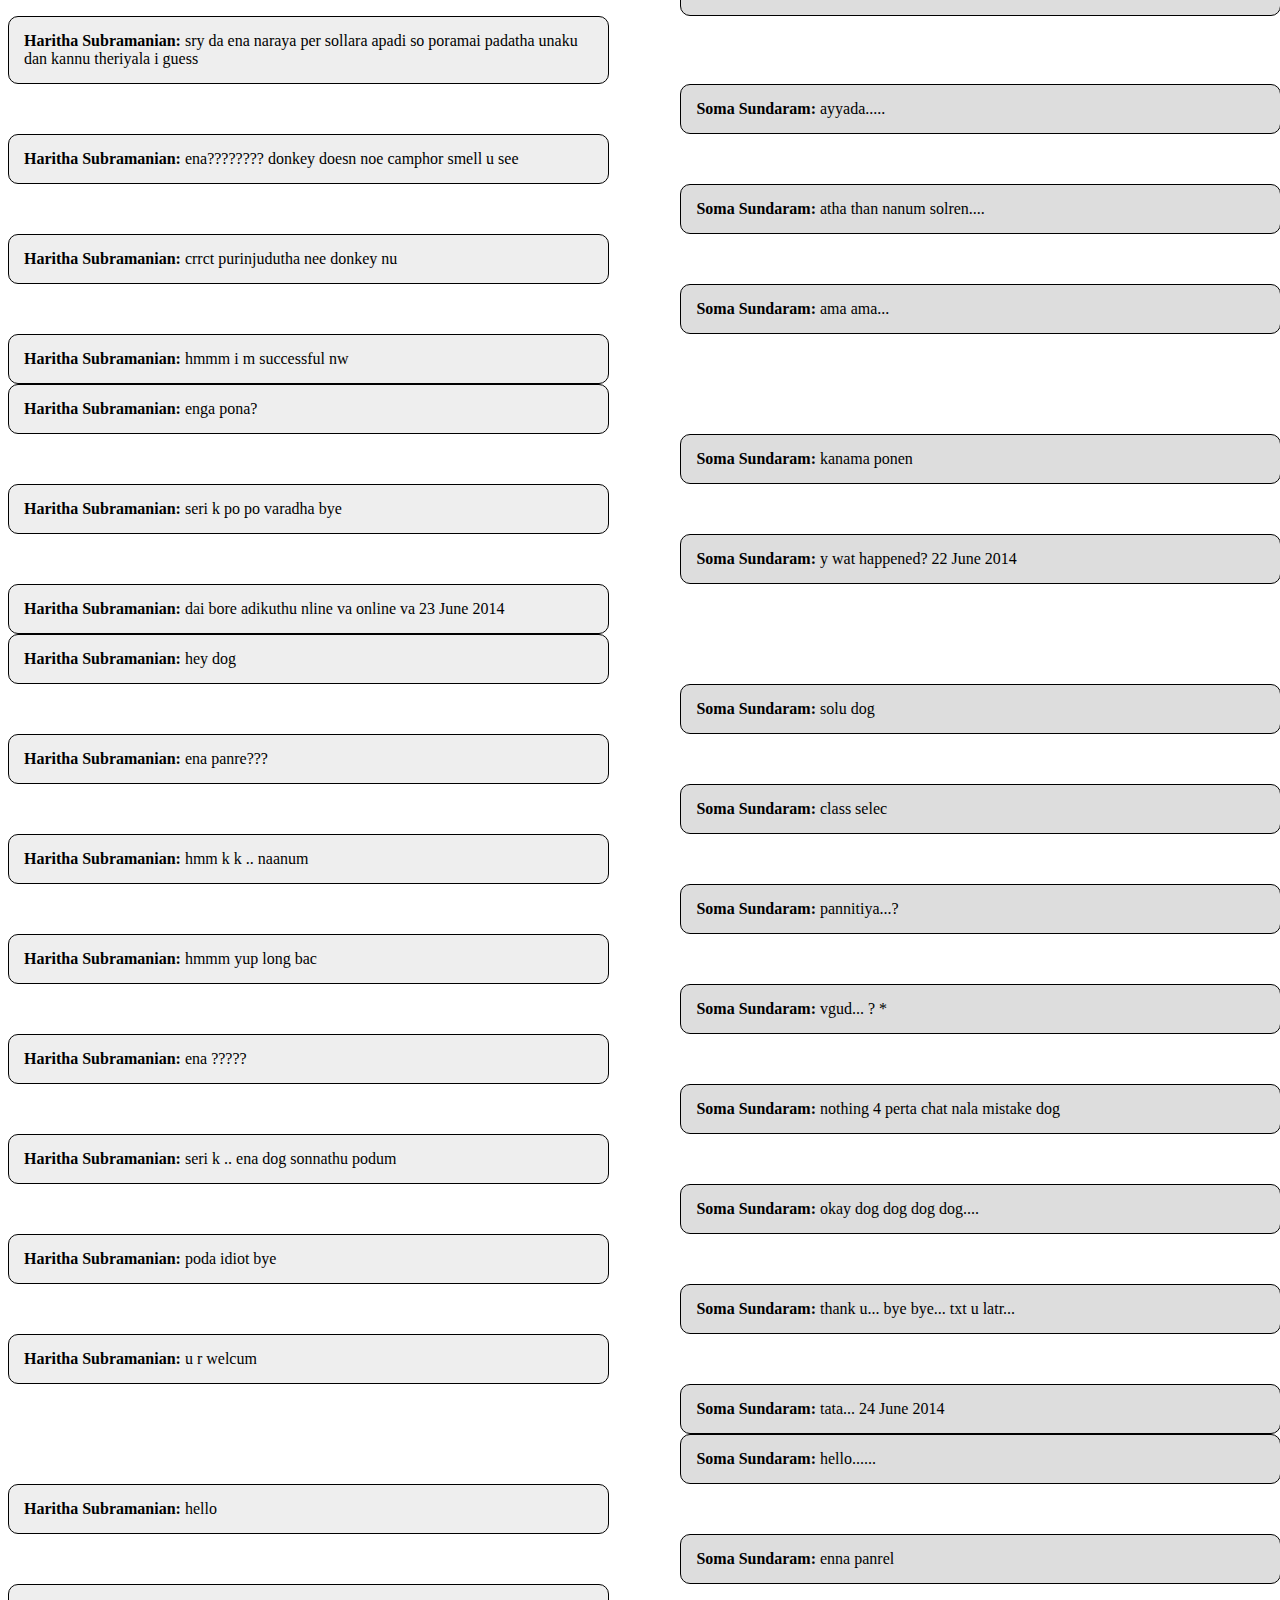
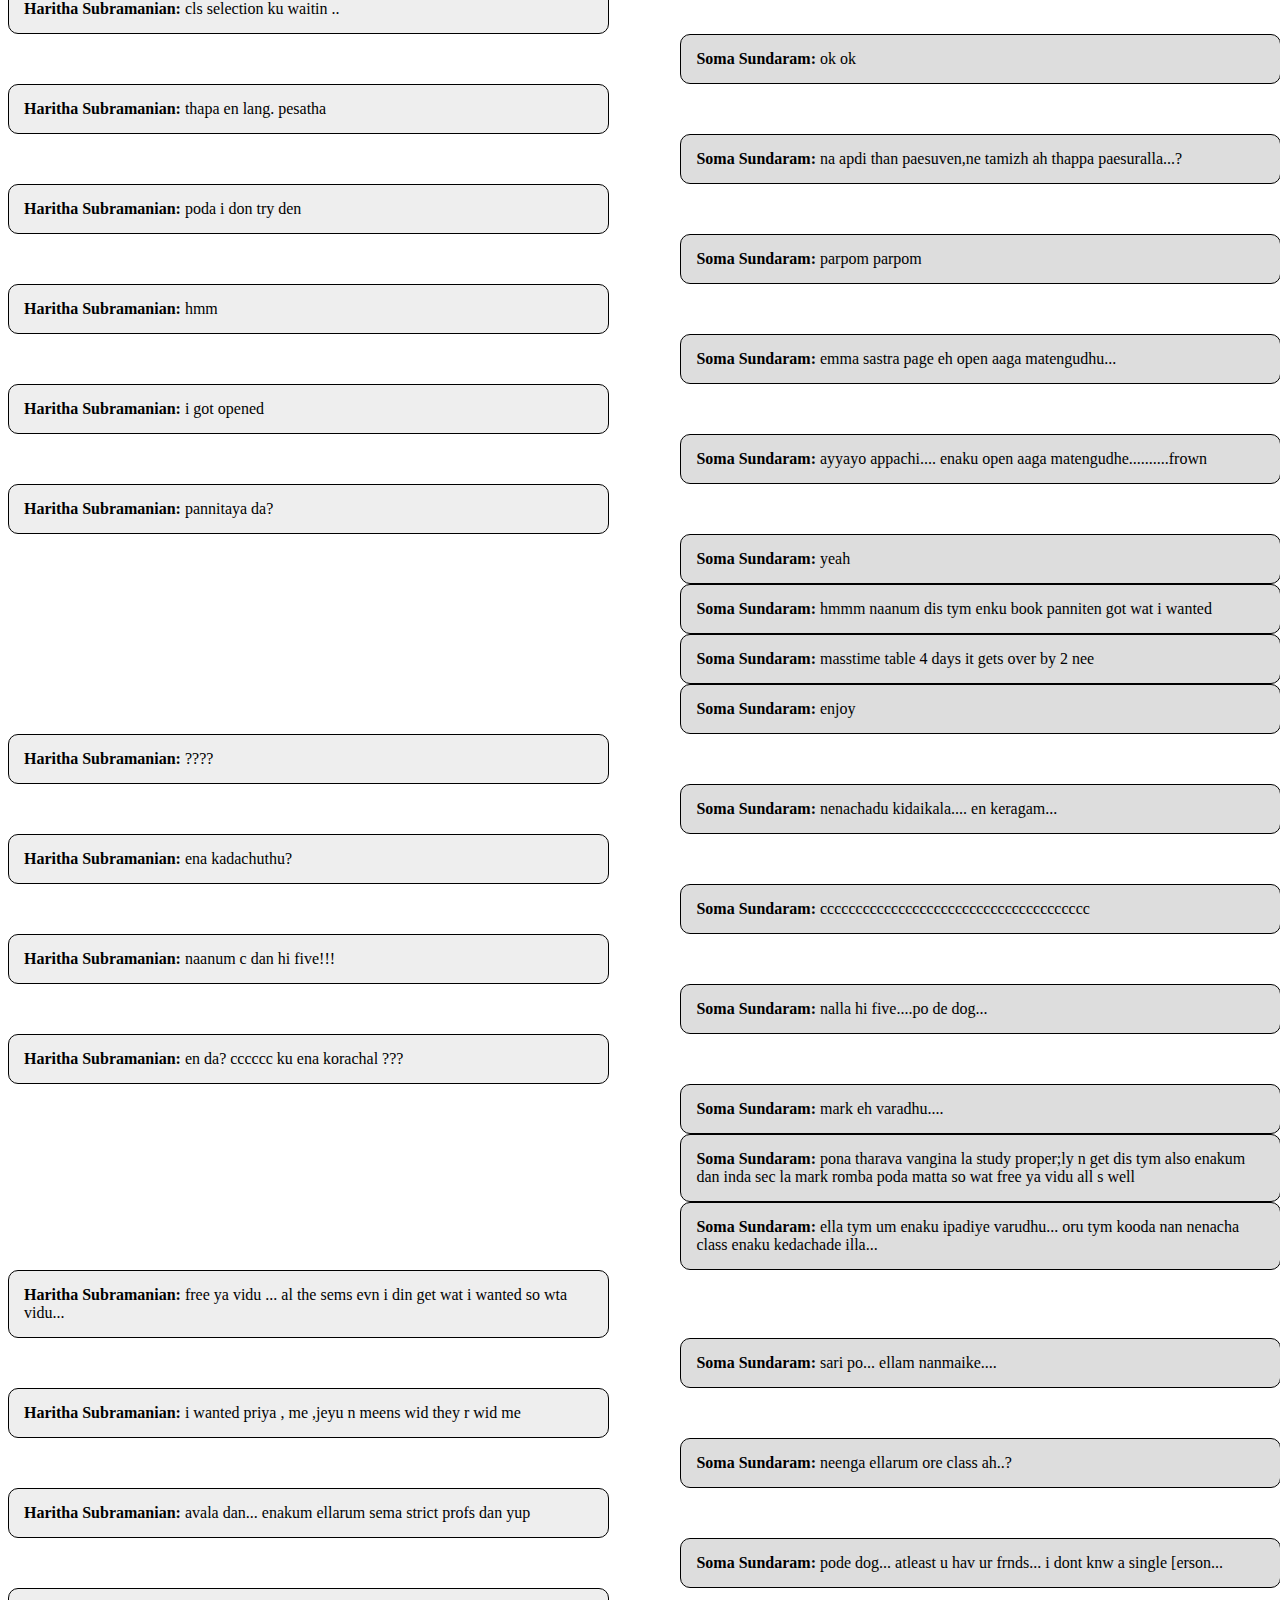
<file: somachat.html>
<html>
  <head>
    <title>CHAT</title>
    <script   src="https://code.jquery.com/jquery-1.12.4.min.js"   integrity="sha256-ZosEbRLbNQzLpnKIkEdrPv7lOy9C27hHQ+Xp8a4MxAQ="   crossorigin="anonymous"></script>
    <script type="text/javascript">
      var content = "Soma Sundaram: ha hai... tv bore adichu pocha...? \
                    Haritha Subramanian: ya da thoonga try pannen varala so fb pathindruken     \
                    Soma Sundaram: dp ya mathalamla...     \
                    Haritha Subramanian: athuku enkita pudusa photo irukanam la     \
                    Soma Sundaram: pazhase upload pannalamla.... illa vera ethavadhu pic vaikalamla....?     \
                    Haritha Subramanian: verana ena photo vaikarthu ... naan recent photove edukalai ey \
                    Soma Sundaram: nan bommai photova vaika sonnen... \
                    Soma Sundaram: poda booma photolam vaika mudiyathu kozhandha thanma irukum     \
                    Soma Sundaram: appa kozhandha photo vachuko... :P_     \
                    Haritha Subramanian: adhu nalla dhan enoda photo vechirukene         \
                    Soma Sundaram: inga poi solra potti nadakkala.... \
                    Haritha Subramanian: po da dog! \
                    Soma Sundaram: kan lernthu thara tharaya thanni varuthu haritha,sathiyama thangika mudiala.... poi sollalam athukaga anda size ka poi solrathu.... unake ithu over ah ila..... pls.... pls.... thayavu senju ipdi inime poi sollatha.... \
                    Soma Sundaram: 5 June 2014 \
                    Soma Sundaram: ha ha ha...... \
                    Soma Sundaram: edhuku elikara? \
                    Soma Sundaram: chuma... kadha sollu \
                    Haritha Subramanian: nee kelu naan sollaren topic sollu \
                    Soma Sundaram: neeye topic eduthuko \
                    Haritha Subramanian: dai adhu dan kadha sollaren nu sonnen la adhu naala topic nee sollu \
                    Soma Sundaram: sari placements in our col... unaku therinjadha solu \
                    Haritha Subramanian: po ..... mokka madri topic solladha enaku bayama iruku placements naale \
                    Soma Sundaram: en? \
                    Haritha Subramanian: theriyala ... prepare pannnale nu bayam dan frown   \
                    Soma Sundaram: prepare lam panriyaa? \
                    Haritha Subramanian: hmmm apti ku yaaru prepare pannu va?? \
                    Soma Sundaram: daily panriya? \
                    Haritha Subramanian: dai pannale nu sollaren panriya nu kekara lusu \
                    Soma Sundaram: nan prepare pannanum nu eduthu vaipen aana panna matten... ipo kooda buk note ellam pakkathula than irukku \
                    Haritha Subramanian: naan apadi dan.... nama inki eve lernthu pannalam     \
                    Soma Sundaram: apdiya... ok... \
                    Haritha Subramanian: hmmm     \
                    Soma Sundaram: heera vum sandhayum sema close frnds ah? \
                    Haritha Subramanian: hmmm ya da 1st yr lernthu en?     \
                    Soma Sundaram: okay okay illa sandhyavoda profile pic and cover pic la parthen \
                    Haritha Subramanian: hmmm wokay wokay romba sight adikatha :PP     \
                    Soma Sundaram: avlo onnum illa...    \
                    Haritha Subramanian: ena avla onnum ila??? dai nadikatha da...... podum podum \
                    Soma Sundaram: nan nadikkala... summa oru look avlothan \
                    Haritha Subramanian: unoda luk evlo lng a pogum nu enaku theriyum po po     \
                    Soma Sundaram: sari atha vidu nee ennoda photos lam parthiya? in fb \
                    Haritha Subramanian: pathen pathen comedy ah irunha da maiyalam vechi kutti papa madri unaku dress pannirundha \
                    Soma Sundaram: aama saavadichutangha.... dress lam pannala.. athu en t shirt \
                    Haritha Subramanian: i meant make up pannirundha nu arivali \
                    Soma Sundaram:  y azhaga iruku     \
                    Soma Sundaram: enna mathiriye.... \
                    Soma Sundaram: illa haritha  va madriye... \
                    Soma Sundaram: cha cha enna mathiri than... evlo cute ah irukku paru \
                    Soma Sundaram: nee cute nu yaaru sonna illa apave sonnala adhu azhaga iruku nu so nee ya iruka mudiyathu \
                    Soma Sundaram: nan azhagu illa than..... aana perazhagu... \
                    Soma Sundaram: dai autosuggestion ah ??? \
                    Soma Sundaram: purila \
                    Haritha Subramanian: yaarum solla mattengara nu neeye start pannitya? \
                    Soma Sundaram: 2 mins la varen \
                    Haritha Subramanian: hmmm \
                    Haritha Subramanian: enga pona ??? un 2 mins achu \
                    Soma Sundaram: vanthuten \
                    Haritha Subramanian: enga pona??/ \
                    Soma Sundaram: onnum illa appa kooptangha... \
                    Haritha Subramanian: hmmm k k kadha sollu \
                    Soma Sundaram: nee than solren nu sonna \
                    Haritha Subramanian: hmm oru urula haritha nu lusu irunthalam .............. apram neeye fill panniko \
                    Soma Sundaram: oho... sari sari... \
                    Haritha Subramanian: hmmm ipo  nee sollu \
                    Soma Sundaram: somu nu oru nalla paiyan irunthanam................................................. apram neeye fill panniko... P     \
                    Soma Sundaram: nenachen da nee edha dan solla pora nu sollita \
                    Soma Sundaram: therinja seri \
                    Haritha Subramanian: u behave as expected hmmm .... \
                    Soma Sundaram: enaku bore adikkuthu... \
                    Soma Sundaram: enakum dan ena pannalam nu sollu \
                    Soma Sundaram: nee question kelu nan answer panren \
                    Haritha Subramanian: dai seriously stop readin ma mind nw     i thought abt it n u typed it \
                    Haritha Subramanian: podum simley \
                    Soma Sundaram: kelu \
                    Haritha Subramanian: nee arami pls..... sweethear la sweetheart * \
                    Soma Sundaram: what is ur name? \
                    Haritha Subramanian: haritha ena enaku kg interview nadatharaya naan already padichiten hey lusu..... \
                    Soma Sundaram: hmmmm............................................................................................................................................................................................................................................................................................................................................................................................................................... \
                    Haritha Subramanian: romba vettiya iruka nu theriyudhu     \
                    Soma Sundaram: aama \
                    Haritha Subramanian: dai naan oru semma story padichen clg vandhaku aparam sollaren \
                    Soma Sundaram: sari... enna story \
                    Haritha Subramanian: chumma oru short story abt a gal in insurance company mass irundhuthu \
                    Soma Sundaram: hmmm.. \
                    Soma Sundaram: Kann Illai Endralo Niram Paarka Mudiyathu  Niram Paarkum Un Kannai Nee Paarka Mudiyathu  Kuyil Isai Pothume Ada Kuyil Mugam Thaevaya  Unarvugal Pothume Athan Uruvam Thaevaya  Kannil Kaachi Thondri Vittal Karpanai Theernthu Vidum  Kannil Thoandra Katchiyil Than Karpanai Valarnthu Vidum  Ada Padal Pola Thaedal Kooda Oru Sugamae .............. \
                    Haritha Subramanian: en esai padi varum oru pattu oruvam illai ... semma lyrics la \
                    Soma Sundaram: innisai padi varum ilam katrukku uruvam illai lusu... awesome lyrics \
                    Haritha Subramanian: sry     \
                    Soma Sundaram: i hav ur so called dappa \
                    Soma Sundaram: theriyum don lose it da amma asked tat day naan nee badarama vechindruka nu solliruken     hope u ve it \
                    Soma Sundaram: bathirama en shelf la than iruuku daily cup board thorakkurappo parpen \
                    Haritha Subramanian: hmmm .... atha nayabagathoda eduthindu vandhutha \
                    Soma Sundaram: okies \
                    Haritha Subramanian: nalla illa     \
                    Soma Sundaram: ethu... \
                    Haritha Subramanian: okies mokka madrimiruku \
                    Soma Sundaram: okay \
                    Haritha Subramanian: mokka madri iruku * \
                    Soma Sundaram: sari de \
                    Haritha Subramanian: hmmm         dai ganesh kita ipove naan gud gal nu sollu naan sonnen nu solladha!!1 \
                    Soma Sundaram: ethuku...? onnume puriyalaye...? \
                    Haritha Subramanian: avan yaaradhu naan gud gal nu sonnathan nambuvan nam so nee sollu \
                    Soma Sundaram: entha ganesh? \
                    Haritha Subramanian: en dept un rama la irundan ne drama* \
                    Soma Sundaram: oh jet kooda chattings ah...? \
                    Haritha Subramanian: hmmm ya \
                    Soma Sundaram: rightu... \
                    Haritha Subramanian: hmmm gud boy \
                    Soma Sundaram: ????? ???? ????? ??? ?????? ??? ??? ???? ???????? ????? ?????? ????? ????? ???? ????? ??? ??????? ??? ???? ???? ????? ???? ???????? ????? ????? ??? ??????? ??????? ??? ???????? ???????? ????? ??? ??????? ??????? ????????? ???????? ?????? ??????????? ??? ???? ? ????? ?????? ????? ??? ???? ? ???????? ??????? ??? ???? ? ???? ???????? ??????? ??? ???? ? ??? ??????? ??????? ???????? ????? ??????? ??????? ????? ? \
                    Soma Sundaram: ??????? ??? ??????? ???? ??????? ??????? ???????? ??? ?????? ??? ?????????? ??????? ?????? ???? ??????? ???? ?????????? ??????? ???????? ???? ??????? ??? ?????????? ??????? ?????? ????? ???? ??????? ?????? ' ???? ????? ??????? ???????? ???? ??????? ??? ??????? ?? ?? ???????? ?????? ????? ??????? ???? ??? ?????? ?????? ?????????? ??????? ??????? ?????? ???????? ????? ??? ???????? ???????? ???? ?????????? ??????? ??? ???????? ???????? ??????? ??????? ????? ??? ?????????? ??????? ? \
                    Haritha Subramanian: ena ore the feelings ??? yaara nenachi??? \
                    Soma Sundaram: thideernu paithiyam agiten... intha pattalam ketkanum pola irundhuchu... \
                    Haritha Subramanian: nee epovume lusu dana thedirnu agalam onum illaye anga \
                    Soma Sundaram: ipo ganesh unkooda chat panrana...? at present fast ah solu \
                    Haritha Subramanian: pannindrundan ipovum online dan irukan \
                    Soma Sundaram: ah solra * wrong msg \
                    Haritha Subramanian: yaaru pannu vendiyathu ???     girlfrnd??? \
                    Soma Sundaram: jet \
                    Haritha Subramanian: dai sollu da avan kita naan gud gal nu \
                    Soma Sundaram: en? \
                    Haritha Subramanian: ena na naan romba gud gal adhu naala \
                    Soma Sundaram: ada wait pannu konjam neram avana ottitu iruken... \
                    Haritha Subramanian: ena vechu kalaicha na konduven \
                    Soma Sundaram: lusu avanta olaritiya...? \
                    Haritha Subramanian: !!! amma aama * \
                    Soma Sundaram: loosu loosu \
                    Haritha Subramanian: en ??/ nee ena panni pannina* \
                    Soma Sundaram: nan avan acc ah hack panniten lam solli namba vacha..... unna kolla poren \
                    Haritha Subramanian: hmmm paravala pavam avna avan don cheat     \
                    Soma Sundaram: sethuru... \
                    Haritha Subramanian: va company tha sagalam     \
                    Soma Sundaram: unaku ethuku company lam... na vantha enna thalli vittutu nee escape agiduva kedi  de nee \
                    Haritha Subramanian: therinja seri...... naan usharnu \
                    Haritha Subramanian: indha  y lam naala irukula ??/ \
                    Soma Sundaram: paani moonji vaayan mathiri irukku... \
                    Soma Sundaram: po unaku taste illa unaku iname  y kadayathu!!! \
                    Soma Sundaram: po..... driving cls ku tym aachu da \
                    Soma Sundaram: 2 45 ku than \
                    Haritha Subramanian: saapdala??? \
                    Soma Sundaram: inime than exercise panitu kulichutu saapdanum \
                    Haritha Subramanian: hayooo exercise lam over da!!1 thanga mudiyala pathu bone nu nenachu naay kadichida pordhu \
                    Soma Sundaram: body fit ah irukanumla \
                    Haritha Subramanian: irukara naalu lembuku ivlo scene aagadu da \
                    Soma Sundaram: nan apdi than... ey enaku oru help \
                    Haritha Subramanian: seri da serious aagadha chumma sonnen ena help? \
                    Soma Sundaram: enaku football jersey venum... engayachum velia pona vangitu vara mudiuma? \
                    Haritha Subramanian: hmmm ... \
                    Soma Sundaram: world cup kit germany \
                    Haritha Subramanian: try pannaren \
                    Soma Sundaram: spain \
                    Haritha Subramanian: hmmm \
                    Soma Sundaram: italy \
                    Haritha Subramanian: pona partha \
                    Soma Sundaram: ithuula etho oru t shirt \
                    Haritha Subramanian: vangindu varen hmmm seri da \
                    Soma Sundaram: rightu... \
                    Haritha Subramanian: hmm bye \
                    Soma Sundaram: i will pay u after wards 700 kulla paru \
                    Haritha Subramanian: dai scene podatha hmmm seri \
                    Soma Sundaram: hmmm bye \
                    Soma Sundaram: bye bye tata 7 June 2014 \
                    Soma Sundaram: http://www.scoopwhoop.com/inothernews/guy-best-friend/  22 Reasons Why Every Girl Needs A Guy Best Friend Ill be there for you. scoopwhoop.com \
                    Soma Sundaram: see this when u r free 9 June 2014 \
                    Haritha Subramanian: dai the 11 one was so true!!!!     th* \
                    Haritha Subramanian: n enga irunthu pidicha da inda link ah???? height of vettiness ah??     \
                    Soma Sundaram: Athu mathiri neraya irukku.... aana konjam over ah irukumo nu parthen okay wait pannu i will share some other link too \
                    Soma Sundaram: http://www.scoopwhoop.com/entertainment/girl-best-friend/?ref=related_posts \
                    Soma Sundaram: www.scoopwhoop.com/inothernews/friendzone-men-india/ 10 Frustrating Things Only Guys In The Friendzone Can Understand A moment of silence for the fallen. scoopwhoop.com \
                    Soma Sundaram: thoughtcatalog.com/brianna-wiest/2014/06/25-things-every-woman-should-have-by-the-time-she-turns-25/ 25 Things Every Woman Should Have By The Time She Turns 25 Enough confidence to no longer feel the need to justify what she eats, who she dates or what she wears, not only to other people, but to herself. thoughtcatalog.com \
                    Soma Sundaram: http://www.scoopwhoop.com/humour/people-who-wear-glasses/?ref=side_bar&type=rising  29 Problems People Who Wear Glasses Face Keeping up with the glasses. scoopwhoop.com 10 June 2014 \
                    Haritha Subramanian: dai i understand ur vettiness podum podum...!!     tour polaya da??? 11 June 2014 \
                    Haritha Subramanian: late dan msg pathen sry da ... ah* 15 June 2014 \
                    Haritha Subramanian: dai text me wen u r free 17 June 2014 \
                    Soma Sundaram: oye \
                    Haritha Subramanian: sollu da \
                    Soma Sundaram: kadha sollu \
                    Haritha Subramanian: comedy pannatha ... kadha lam illa \
                    Soma Sundaram: po... \
                    Haritha Subramanian: profile pic comedy iruku da .. pls change!!     \
                    Soma Sundaram: endha? \
                    Haritha Subramanian: the current one!!!!!!!! \
                    Soma Sundaram: u luk lyk a geek pls mathu \
                    Soma Sundaram: avlo comedy ah va irukku... \
                    Haritha Subramanian: yup!! kinda nee chummave apadi dan irupa \
                    Soma Sundaram: apo nan geek illaya? \
                    Soma Sundaram: inda pic inum apadiye un oru kozhandha payan madri katudhu una* \
                    Soma Sundaram: aha... apo cover pic? \
                    Haritha Subramanian: theriyum but still u seem tob one \
                    Soma Sundaram: eh? \
                    Haritha Subramanian: naan adha pakkala eh \
                    Soma Sundaram: tob one na? \
                    Haritha Subramanian: sry da to b * \
                    Soma Sundaram: cover pic ah parthutu sollu athukulla na vera pic ah theduren \
                    Haritha Subramanian: athu  k.... \
                    Soma Sundaram: i will mail u some pic athulernthu ethu nalla irukunu sollu \
                    Haritha Subramanian: hmmm edhu veraya!! \
                    Soma Sundaram: aaana ovvoru photovum 6 mb \
                    Soma Sundaram: illa it k ... nee attach panni naan adha pakarathu kula vidinjudum nee eh select pannu s* \
                    Soma Sundaram: apram nee edavadhu kalaipa.... \
                    Haritha Subramanian: dai select pannu da .... unaku ena enkita lernthu kalai vangardhu pudusa!!     \
                    Soma Sundaram: nee kalaikurathalam na mathikurathe illa... edho chinna ponnu feel pannuviyenu sonnen.... \
                    Soma Sundaram: para poda over ah pesatha... naan unaye mathikarthilla... apram ena??? \
                    Soma Sundaram: hmmm... ipo than unmailam onnonna velia varuthu... \
                    Soma Sundaram: aama da rombha feel pannara madri munjiya vechikadha u noe wat u r upto     i noe* \
                    Soma Sundaram:  y nalla iruke !!!:P \
                    Soma Sundaram: dai \
                    Soma Sundaram: solu mail sent \
                    Haritha Subramanian: k da 2 mins \
                    Soma Sundaram: ok ok \
                    Soma Sundaram: mail parthiya...? \
                    Haritha Subramanian: illa wait \
                    Soma Sundaram: halo............................................................................................................................................................................................................................................................................................................................................................................................................................................................................................................................................................................................................................................................................................................................................................................................................................................................................................................................................................................................................................................................................................................................................................................................................................................................................................................................................................................................................................................................................................................................................ \
                    Haritha Subramanian: dai iruda pakkaren dat one was k da betta den the curr. profile pic \
                    Soma Sundaram: nan 4 pic anupiruken \
                    Haritha Subramanian: adhula first one nalla iruku \
                    Soma Sundaram: ok... \
                    Haritha Subramanian: dai \
                    Soma Sundaram: solu \
                    Haritha Subramanian: pic ah mathu apram edhuku ena select lam panna sonna dog \
                    Soma Sundaram: wait pannu....... \
                    Haritha Subramanian: hmmmmm \
                    Soma Sundaram: mathiten.......... like podu \
                    Haritha Subramanian: hmm iru \
                    Soma Sundaram: hey lusu i hav some work.... got to go bye........ \
                    Haritha Subramanian: bye \
                    Soma Sundaram: unnala epdi avangha cute nu sollalam...? avangala poi mothalla oru nalla eye doctor kitta katta sollu \
                    Soma Sundaram: [base64] \
                    Haritha Subramanian: sry da ena naraya per sollara apadi so poramai padatha     unaku dan kannu theriyala i guess \
                    Soma Sundaram: ayyada.....     \
                    Haritha Subramanian: ena???????? donkey doesn noe camphor smell u see \
                    Soma Sundaram: atha than nanum solren....     \
                    Haritha Subramanian: crrct purinjudutha nee donkey nu \
                    Soma Sundaram: ama ama... \
                    Haritha Subramanian: hmmm i m successful nw \
                    Haritha Subramanian: enga pona? \
                    Soma Sundaram: kanama ponen     \
                    Haritha Subramanian: seri k po po varadha bye \
                    Soma Sundaram: y wat happened? 22 June 2014 \
                    Haritha Subramanian: dai bore adikuthu nline va online va 23 June 2014 \
                    Haritha Subramanian: hey dog \
                    Soma Sundaram: solu dog \
                    Haritha Subramanian: ena panre??? \
                    Soma Sundaram: class selec \
                    Haritha Subramanian: hmm k k .. naanum \
                    Soma Sundaram: pannitiya...? \
                    Haritha Subramanian: hmmm yup long bac \
                    Soma Sundaram: vgud... ? * \
                    Haritha Subramanian: ena ????? \
                    Soma Sundaram: nothing 4 perta chat nala mistake dog \
                    Haritha Subramanian: seri k .. ena dog sonnathu podum \
                    Soma Sundaram: okay dog     dog dog dog....     \
                    Haritha Subramanian: poda idiot bye \
                    Soma Sundaram: thank u... bye bye... txt u latr... \
                    Haritha Subramanian: u r welcum \
                    Soma Sundaram:     tata... 24 June 2014 \
                    Soma Sundaram: hello...... \
                    Haritha Subramanian: hello \
                    Soma Sundaram: enna panrel \
                    Haritha Subramanian: cls selection ku waitin .. \
                    Soma Sundaram: ok ok \
                    Haritha Subramanian: thapa en lang. pesatha \
                    Soma Sundaram: na apdi than paesuven,ne tamizh ah thappa paesuralla...?     \
                    Haritha Subramanian: poda i don try den     \
                    Soma Sundaram: parpom parpom     \
                    Haritha Subramanian: hmm     \
                    Soma Sundaram: emma sastra page eh open aaga matengudhu... \
                    Haritha Subramanian: i got opened     \
                    Soma Sundaram: ayyayo appachi.... enaku open aaga matengudhe..........frown   \
                    Haritha Subramanian: pannitaya da? \
                    Soma Sundaram: yeah \
                    Soma Sundaram: hmmm naanum dis tym enku book panniten got wat i wanted \
                    Soma Sundaram: masstime table 4 days it gets over by 2     nee \
                    Soma Sundaram: enjoy \
                    Haritha Subramanian: ???? \
                    Soma Sundaram: nenachadu kidaikala.... en keragam... \
                    Haritha Subramanian: ena kadachuthu? \
                    Soma Sundaram: cccccccccccccccccccccccccccccccccccccc \
                    Haritha Subramanian: naanum c dan hi five!!! \
                    Soma Sundaram: nalla hi five....po de dog... \
                    Haritha Subramanian: en da? cccccc ku ena korachal ??? \
                    Soma Sundaram: mark eh varadhu.... \
                    Soma Sundaram: pona tharava vangina la study proper;ly n get dis tym also enakum dan inda sec la mark romba poda matta so wat free ya vidu     all s well     \
                    Soma Sundaram: ella tym um enaku ipadiye varudhu... oru tym kooda nan nenacha class enaku kedachade illa... \
                    Haritha Subramanian: free ya vidu ... al the sems evn i din get wat i wanted so wta vidu... \
                    Soma Sundaram: sari po... ellam nanmaike.... \
                    Haritha Subramanian: i wanted priya , me ,jeyu n meens wid they r wid me \
                    Soma Sundaram: neenga ellarum ore class ah..? \
                    Haritha Subramanian: avala dan... enakum ellarum sema strict profs dan yup \
                    Soma Sundaram: pode dog... atleast u hav ur frnds... i dont knw a single [erson... \
                    Haritha Subramanian: en tower, ramanathan lam illa ya? \
                    Soma Sundaram: ila rama d,tower therila....sari vidu... i have my driving class.. am leaving... txt me if u r free... \
                    Haritha Subramanian: hmm k bye i don ve booster so no txtin busines \
                    Soma Sundaram: okay leave it... \
                    Haritha Subramanian: s* hmm 7 May 2015 \
                    Soma Sundaram: ey lusu \
                    Haritha Subramanian: Hey \
                    Soma Sundaram: ennade panra? \
                    Haritha Subramanian: Vetti Nee?? \
                    Soma Sundaram: same vetti... \
                    Haritha Subramanian: Saaptaya ?? \
                    Soma Sundaram: athu nalla saapten... \
                    Haritha Subramanian: Naanum \
                    Soma Sundaram: nee than peepa mathiri gundayitiye... diet maintain pannu \
                    Haritha Subramanian: Hmmm gundana ena blore poi oli aaiduven \
                    Soma Sundaram: anga  poi road roller mathiri agiduva... enga ammave ketangha... \
                    Haritha Subramanian: Adhalam illa \
                    Soma Sundaram: Ena keta?? \
                    Soma Sundaram: munnadi ya vida konjam weight potuta pola nu sonnangha? \
                    Soma Sundaram: Hmmm ya munadi patient madri irunthen .. Ipo Dan pakkara madri iruken  \
                    Soma Sundaram: illa munnadiye nee gundu than... ipo inum gundagita.... road roller \
                    Soma Sundaram: Naan onnum gundu illa \
                    Soma Sundaram: chippu chippa varuthu... \
                    Soma Sundaram: Nee lorry la aadi patavan madri iruntha Adhuku nu naan gunda ah Nee Dan tb vandhavan madri iruka Naan en ht Ku perfect ah iruken.. Vena unaku gf oru kuchi madri irukara ponna pathuko .. Match aagum  \
                    Soma Sundaram: saringha madam ";
</script>
<style>
.haritha{
    width: 45%;
    border: 1px solid black;
    word-wrap: break-word;
    padding: 15px;
    border-radius: 10px;
    background-color: #eeeeee;
    margin-right: 45%;
}
.soma{
  width: 45%;
  border: 1px solid black;
  word-wrap: break-word;
  padding: 15px;
  border-radius: 10px;
  background-color: #dddddd;
  margin-left: 53.2%;
}
</style>
</head>
<body>
<script>
(function(){
  var addHaritha = function(text){
    var div = $("<div></div>").addClass("haritha").html("<b>" + haritha + ": </b>" + text);
    $("body").append(div);
  }

  var addSoma = function(text){
    var div = $("<div></div>").addClass("soma").html("<b>" + soma + ": </b>" + text);
    $("body").append(div);
  }
  var exchanges = content.split("                    ");
  var haritha = "Haritha Subramanian";
  var soma = "Soma Sundaram";
  for(var i = 0; i < exchanges.length; i++){
    var pieces = exchanges[i].split(":");
    (pieces[0].trim() == haritha) ? addHaritha(pieces[1]) : addSoma(pieces[1]);
  }
})();
</script>
</body>
</html>
</file>
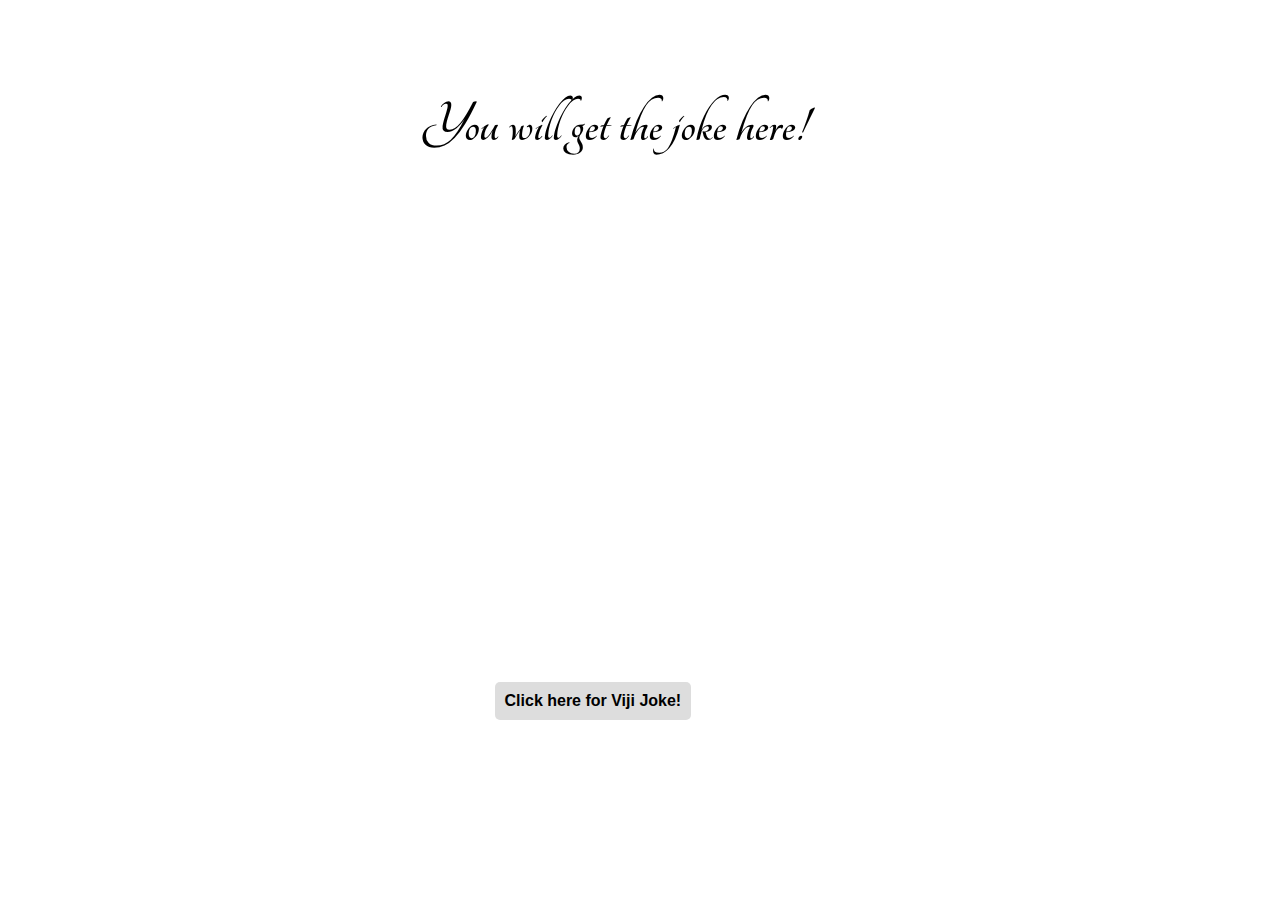
<file: vijijokes.html>
<html>
<head>
<title>Viji Jokes</title>
<link href="https://fonts.googleapis.com/css?family=Cardo:400,400italic|Radley|Tangerine" rel="stylesheet">
<style>
  button{
    position:absolute;
    text-shadow:none !important;
    border:none !important;
    box-shadow:none !important;
    right:46%;
    bottom:20%;
    padding:10px;
    font-size:16px;
    border-radius:5px;
    background-color: #dddddd;
    font-weight:bold;
  }
  button:hover{
    background-color:#aaaaaa;
    cursor:pointer;
  }
  button:active{
    transform: translate(0px,5px);
    -webkit-transform: translate(0px,5px);
	   border-bottom: 1px solid;
     border:none !important;
  }
  div{
    font-family: 'Tangerine', serif;
    position: absolute;
    width: 70%;
    height: 60%;
    right: 15%;
    margin:2%;
    font-size:60px;
    text-align:center;
    font-weight:bold;
  }
  .fadeinspan{
    animation: fadein 0.3s;
    -moz-animation: fadein 0.3s;
    -o-animation: fadein 0.3s;
    -webkit-animation: fadein 0.3s;
    -ms-animation: fadein 0.3s;
  }

  @keyframes fadein {
      from { opacity: 0; }
      to   { opacity: 1; }
  }

  @-moz-keyframes fadein {
      from { opacity: 0; }
      to   { opacity: 1; }
  }

  @-webkit-keyframes fadein {
      from { opacity: 0; }
      to   { opacity: 1; }
  }

  @-ms-keyframes fadein {
      from { opacity: 0; }
      to   { opacity: 1; }
  }

  @-o-keyframes fadein {
      from { opacity: 0; }
      to   { opacity: 1; }
  }
</style>
<script src="https://code.jquery.com/jquery-1.12.4.min.js" integrity="sha256-ZosEbRLbNQzLpnKIkEdrPv7lOy9C27hHQ+Xp8a4MxAQ=" crossorigin="anonymous"></script>
</head>
<body>
  <div>
    <p id="joke">You will get the joke here!</p>
  </div>
  <button id="joke_btn">Click here for Viji Joke!</button>
  <script>
  (function(){
    $("#joke_btn").click(function(){
      $.ajax({url:'http://api.icndb.com/jokes/random?firstName=Vijayalakshmi&lastName=Narayanan'})
        .success(function(data){
          var joke_data = data.value.joke.split(" ");
          var i = 0;
          var joke_dom = $("#joke");
          joke_dom.html("");
          var looper = setInterval(function(){
            joke_dom.append(" <span class='fadeinspan'>" + joke_data[i++] + "</span>");
            if(joke_data[i] == undefined)
              clearInterval(looper);
          },300);
        });
    });
  })();
  </script>
</body>
</html>
</file>
<file: styles.css>
body {
    font-family: Arial, sans-serif;
    margin: 0;
    padding: 0;
    box-sizing: border-box;
    color: #333;
}

header {
    background-color: #333;
    color: #fff;
    padding: 1rem 0;
    position: sticky;
    top: 0;
    z-index: 1000;
}

nav ul {
    list-style: none;
    display: flex;
    justify-content: center;
    margin: 0;
    padding: 0;
}

nav ul li {
    margin: 0 1rem;
}

nav ul li a {
    color: #fff;
    text-decoration: none;
}

.hero {
    background-color: #f4f4f4;
    text-align: center;
    padding: 4rem 0;
}

.hero h1 {
    margin: 0;
    font-size: 2.5rem;
}

.hero p {
    margin: 1rem 0;
    font-size: 1.2rem;
}

.cta {
    background-color: #333;
    color: #fff;
    padding: 0.5rem 1rem;
    text-decoration: none;
    border-radius: 5px;
    transition: background-color 0.3s;
}

.cta:hover {
    background-color: #555;
}

section {
    padding: 2rem;
    max-width: 800px;
    margin: 0 auto;
}

h2 {
    font-size: 2rem;
    margin-bottom: 1rem;
}

ul {
    list-style: none;
    padding: 0;
}

ul li {
    margin-bottom: 1rem;
}

form {
    display: flex;
    flex-direction: column;
}

form label {
    margin-bottom: 0.5rem;
}

form input, form textarea {
    margin-bottom: 1rem;
    padding: 0.5rem;
    border: 1px solid #ccc;
    border-radius: 5px;
}

form button {
    padding: 0.5rem;
    border: none;
    background-color: #333;
    color: #fff;
    border-radius: 5px;
    cursor: pointer;
    transition: background-color 0.3s;
}

form button:hover {
    background-color: #555;
}

footer {
    text-align: center;
    padding: 1rem 0;
    background-color: #333;
    color: #fff;
    margin-top: 2rem;
}
</file>
<file: isola/styles.css>
* {
    margin: 0;
    padding: 0;
    box-sizing: border-box;
}

body {
    font-family: 'Arial', sans-serif;
    background: linear-gradient(135deg, #667eea 0%, #764ba2 100%);
    min-height: 100vh;
    display: flex;
    justify-content: center;
    align-items: center;
    padding: 20px;
}

.container {
    background: white;
    border-radius: 15px;
    padding: 30px;
    box-shadow: 0 20px 40px rgba(0, 0, 0, 0.1);
    max-width: 600px;
    width: 100%;
}

h1 {
    text-align: center;
    color: #333;
    margin-bottom: 20px;
    font-size: 2.5em;
    text-shadow: 2px 2px 4px rgba(0, 0, 0, 0.1);
}

.game-info {
    display: flex;
    justify-content: space-between;
    align-items: center;
    margin-bottom: 20px;
    flex-wrap: wrap;
}

.player-info {
    display: flex;
    gap: 20px;
}

.player {
    display: flex;
    align-items: center;
    gap: 8px;
    padding: 8px 12px;
    border-radius: 20px;
    font-weight: bold;
}

.player1 {
    background: rgba(52, 152, 219, 0.1);
    color: #3498db;
}

.player2 {
    background: rgba(231, 76, 60, 0.1);
    color: #e74c3c;
}

.player-piece {
    width: 20px;
    height: 20px;
    border-radius: 50%;
    display: inline-block;
}

.player1 .player-piece {
    background: #3498db;
}

.player2 .player-piece {
    background: #e74c3c;
}

.game-status {
    text-align: center;
    font-weight: bold;
    color: #333;
}

.game-board {
    display: grid;
    grid-template-columns: repeat(7, 1fr);
    grid-template-rows: repeat(7, 1fr);
    gap: 2px;
    background: #8B4513;
    padding: 10px;
    border-radius: 10px;
    margin: 20px 0;
    aspect-ratio: 1;
    max-width: 500px;
    margin-left: auto;
    margin-right: auto;
}

.cell {
    background: #FFD700;
    border: 2px solid #DAA520;
    border-radius: 5px;
    display: flex;
    justify-content: center;
    align-items: center;
    cursor: pointer;
    transition: all 0.3s ease;
    position: relative;
    min-height: 60px;
}

.cell:hover {
    transform: scale(1.05);
    box-shadow: 0 4px 8px rgba(0, 0, 0, 0.2);
}

.cell.empty {
    background: #FFD700;
}

.cell.removed {
    background: #8B4513;
    border-color: #654321;
    cursor: not-allowed;
}

.cell.player1 {
    background: #3498db;
    border-color: #2980b9;
}

.cell.player2 {
    background: #e74c3c;
    border-color: #c0392b;
}

.cell.highlighted {
    background: #2ecc71 !important;
    border-color: #27ae60 !important;
    animation: pulse 1s infinite;
}

.cell.possible-move {
    background: #f39c12 !important;
    border-color: #e67e22 !important;
    box-shadow: 0 0 10px rgba(243, 156, 18, 0.5);
}

@keyframes pulse {
    0% { transform: scale(1); }
    50% { transform: scale(1.1); }
    100% { transform: scale(1); }
}

.piece {
    width: 80%;
    height: 80%;
    border-radius: 50%;
    display: flex;
    justify-content: center;
    align-items: center;
    font-weight: bold;
    color: white;
    text-shadow: 1px 1px 2px rgba(0, 0, 0, 0.5);
}

.piece.player1 {
    background: radial-gradient(circle, #3498db, #2980b9);
    border: 3px solid #2c3e50;
}

.piece.player2 {
    background: radial-gradient(circle, #e74c3c, #c0392b);
    border: 3px solid #2c3e50;
}

.game-controls {
    display: flex;
    justify-content: center;
    gap: 15px;
    margin: 20px 0;
}

button {
    padding: 12px 24px;
    border: none;
    border-radius: 25px;
    font-weight: bold;
    cursor: pointer;
    transition: all 0.3s ease;
    font-size: 16px;
}

#newGame {
    background: #2ecc71;
    color: white;
}

#newGame:hover {
    background: #27ae60;
    transform: translateY(-2px);
}

#resetGame {
    background: #e74c3c;
    color: white;
}

#resetGame:hover {
    background: #c0392b;
    transform: translateY(-2px);
}

.game-rules {
    background: #f8f9fa;
    padding: 20px;
    border-radius: 10px;
    margin-top: 20px;
}

.game-rules h3 {
    color: #333;
    margin-bottom: 10px;
}

.game-rules ol {
    padding-left: 20px;
    color: #666;
    line-height: 1.6;
}

.game-rules li {
    margin-bottom: 5px;
}

@media (max-width: 768px) {
    .container {
        padding: 20px;
    }
    
    h1 {
        font-size: 2em;
    }
    
    .game-info {
        flex-direction: column;
        gap: 10px;
    }
    
    .player-info {
        justify-content: center;
    }
    
    .cell {
        min-height: 40px;
    }
    
    .game-controls {
        flex-direction: column;
        align-items: center;
    }
    
    button {
        width: 200px;
    }
}
</file>
<file: lsm/styles.css>
* {
    margin: 0;
    padding: 0;
    box-sizing: border-box;
}

body {
    font-family: 'Segoe UI', Tahoma, Geneva, Verdana, sans-serif;
    background: linear-gradient(135deg, #667eea 0%, #764ba2 100%);
    min-height: 100vh;
    padding: 20px;
}

.container {
    max-width: 1400px;
    margin: 0 auto;
    background: white;
    border-radius: 15px;
    box-shadow: 0 20px 40px rgba(0,0,0,0.1);
    overflow: hidden;
}

.header {
    background: linear-gradient(135deg, #2c3e50, #34495e);
    color: white;
    padding: 20px;
    text-align: center;
}

.header h1 {
    font-size: 2.5em;
    margin-bottom: 10px;
}

.header p {
    font-size: 1.1em;
    opacity: 0.9;
}

.main-content {
    display: grid;
    grid-template-columns: 300px 1fr;
    min-height: 600px;
}

.control-panel {
    background: #f8f9fa;
    padding: 20px;
    border-right: 2px solid #e9ecef;
}

.form-group {
    margin-bottom: 20px;
}

.form-group label {
    display: block;
    margin-bottom: 5px;
    font-weight: 600;
    color: #2c3e50;
}

.form-group input, .form-group select {
    width: 100%;
    padding: 10px;
    border: 2px solid #e9ecef;
    border-radius: 8px;
    font-size: 14px;
    transition: border-color 0.3s;
}

.form-group input:focus, .form-group select:focus {
    outline: none;
    border-color: #667eea;
}

.btn {
    width: 100%;
    padding: 12px;
    border: none;
    border-radius: 8px;
    font-size: 16px;
    font-weight: 600;
    cursor: pointer;
    transition: all 0.3s;
    margin-bottom: 10px;
}

.btn-primary {
    background: linear-gradient(135deg, #667eea, #764ba2);
    color: white;
}

.btn-primary:hover {
    transform: translateY(-2px);
    box-shadow: 0 5px 15px rgba(102, 126, 234, 0.4);
}

.btn-secondary {
    background: #6c757d;
    color: white;
}

.btn-secondary:hover {
    background: #5a6268;
}

.stats {
    background: #e3f2fd;
    padding: 15px;
    border-radius: 8px;
    margin-top: 20px;
}

.stats h3 {
    color: #1976d2;
    margin-bottom: 10px;
}

.stat-item {
    display: flex;
    justify-content: space-between;
    margin-bottom: 5px;
    font-size: 14px;
}

.visualization {
    padding: 20px;
    overflow-y: auto;
}

.clock {
    text-align: center;
    font-size: 1.2em;
    font-weight: 600;
    color: #2c3e50;
    margin-bottom: 20px;
    padding: 10px;
    background: #f8f9fa;
    border-radius: 8px;
}

.lsm-structure {
    display: flex;
    flex-direction: column;
    gap: 20px;
}

.memtable, .sstable-level {
    border: 2px solid #e9ecef;
    border-radius: 10px;
    padding: 15px;
    background: white;
}

.memtable {
    border-color: #28a745;
    background: linear-gradient(135deg, #d4edda, #c3e6cb);
}

.memtable h3 {
    color: #155724;
    margin-bottom: 10px;
}

.sstable-level h3 {
    color: #721c24;
    margin-bottom: 10px;
}

.sstable-level {
    border-color: #dc3545;
    background: linear-gradient(135deg, #f8d7da, #f5c6cb);
}

.data-items {
    display: flex;
    flex-wrap: wrap;
    gap: 8px;
    min-height: 40px;
    align-items: flex-start;
}

.data-item {
    background: white;
    border: 1px solid #dee2e6;
    border-radius: 5px;
    padding: 5px 10px;
    font-size: 12px;
    font-family: monospace;
    box-shadow: 0 2px 4px rgba(0,0,0,0.1);
    animation: fadeIn 0.3s ease-in;
}

.data-item.new {
    background: #fff3cd;
    border-color: #ffeaa7;
    animation: pulse 0.6s ease-in-out;
}

.data-item.compacting {
    background: #ffeaa7;
    animation: shake 0.5s ease-in-out;
}

@keyframes fadeIn {
    from { opacity: 0; transform: translateY(-10px); }
    to { opacity: 1; transform: translateY(0); }
}

@keyframes pulse {
    0%, 100% { transform: scale(1); }
    50% { transform: scale(1.05); }
}

@keyframes shake {
    0%, 100% { transform: translateX(0); }
    25% { transform: translateX(-5px); }
    75% { transform: translateX(5px); }
}

.operation-log {
    background: #f8f9fa;
    border: 2px solid #dee2e6;
    border-radius: 10px;
    padding: 15px;
    margin-bottom: 20px;
    max-height: 180px;
    overflow-y: auto;
    box-shadow: 0 2px 8px rgba(0,0,0,0.1);
}

.operation-log h3 {
    margin-bottom: 12px;
    color: #2c3e50;
    font-size: 1.1em;
    font-weight: 600;
    border-bottom: 2px solid #e9ecef;
    padding-bottom: 5px;
}

.log-entry {
    font-family: monospace;
    font-size: 12px;
    padding: 2px 0;
    border-bottom: 1px solid #e9ecef;
}

.log-entry:last-child {
    border-bottom: none;
}

.log-entry.write { color: #28a745; }
.log-entry.read { color: #007bff; }
.log-entry.compact { color: #dc3545; }
.log-entry.flush { color: #fd7e14; }

.compaction-indicator {
    position: absolute;
    top: 50%;
    right: 10px;
    transform: translateY(-50%);
    background: #dc3545;
    color: white;
    padding: 2px 8px;
    border-radius: 12px;
    font-size: 10px;
    font-weight: 600;
    animation: blink 1s infinite;
}

@keyframes blink {
    0%, 50% { opacity: 1; }
    51%, 100% { opacity: 0.3; }
}

.level-info {
    display: flex;
    justify-content: space-between;
    align-items: center;
    position: relative;
}

.search-result {
    background: #d1ecf1;
    border: 2px solid #bee5eb;
    border-radius: 8px;
    padding: 10px;
    margin-top: 10px;
    font-family: monospace;
}

.search-result.found {
    background: #d4edda;
    border-color: #c3e6cb;
}

.search-result.not-found {
    background: #f8d7da;
    border-color: #f5c6cb;
}

.wal {
    border-color: #17a2b8;
    background: linear-gradient(135deg, #d1ecf1, #bee5eb);
}

.wal h3 {
    color: #0c5460;
    margin-bottom: 10px;
}

.wal-entry {
    background: white;
    border: 1px solid #17a2b8;
    border-radius: 5px;
    padding: 5px 10px;
    font-size: 11px;
    font-family: monospace;
    margin-bottom: 3px;
    animation: walWrite 0.5s ease-in;
}

.wal-entry.writing {
    background: #fff3cd;
    border-color: #ffc107;
    animation: pulse 0.3s ease-in-out;
}

@keyframes walWrite {
    0% { transform: translateX(-20px); opacity: 0; }
    100% { transform: translateX(0); opacity: 1; }
}

.write-process {
    display: flex;
    align-items: center;
    gap: 10px;
    margin: 10px 0;
    padding: 10px;
    background: #f8f9fa;
    border-radius: 8px;
    border-left: 4px solid #28a745;
}

.write-step {
    background: #e9ecef;
    padding: 5px 10px;
    border-radius: 15px;
    font-size: 12px;
    font-weight: 600;
    transition: all 0.3s;
}

.write-step.active {
    background: #28a745;
    color: white;
    transform: scale(1.05);
}

.write-step.completed {
    background: #6c757d;
    color: white;
}

.arrow {
    font-size: 16px;
    color: #6c757d;
}
</file>
